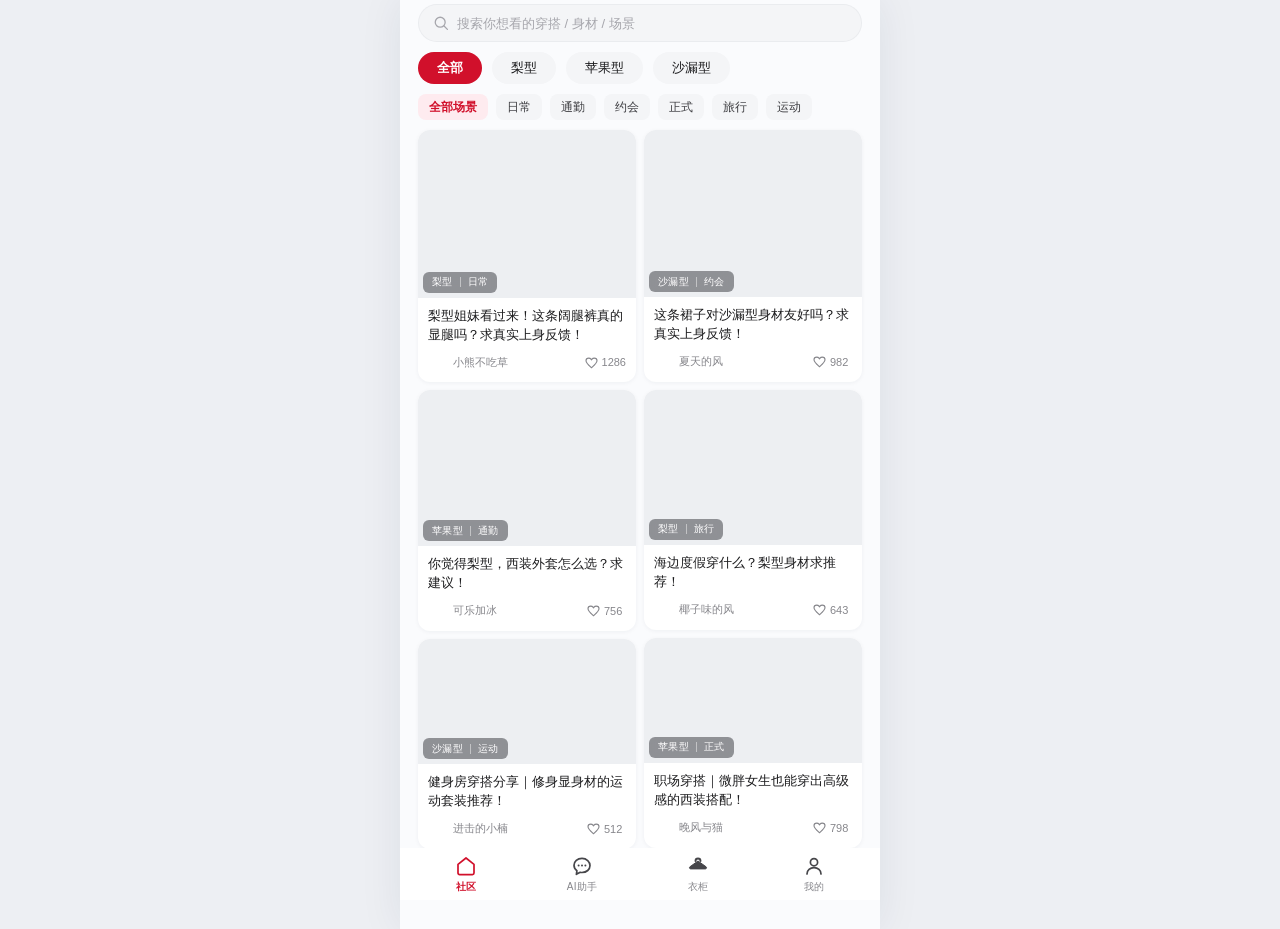
<file: index.html>
<!DOCTYPE html>
<html lang="zh-CN">
<head>
  <meta charset="UTF-8">
  <meta name="viewport" content="width=device-width, initial-scale=1.0, maximum-scale=1.0, user-scalable=no, viewport-fit=cover">
  <meta name="theme-color" content="#F5F6F8">
  <meta name="format-detection" content="telephone=no,email=no,address=no">
  <meta name="apple-mobile-web-app-capable" content="yes">
  <meta name="apple-mobile-web-app-status-bar-style" content="default">
  <meta name="asset-version" content="2210">
  <title>衣境 · 智能穿搭</title>
  <link rel="stylesheet" href="css/style.css?v=2210">
  <link rel="stylesheet" href="css/force-graph.css?v=2210">
  <link rel="stylesheet" href="css/sheet.css?v=2210">
  <link rel="stylesheet" href="css/ai.css?v=2210">
  <link rel="stylesheet" href="css/wardrobe.css?v=2210">
  <link rel="stylesheet" href="css/profile.css?v=2210">
  <link rel="stylesheet" href="css/settings.css?v=2210">
  <style>
    /* ---------- SPA 框架层 ---------- */
    .page { display: none; }
    .page.is-active { display: block; }

    /* 切换过渡：浏览器支持 View Transitions 时由 API 接管，否则用 CSS 降级 */
    @media (prefers-reduced-motion: no-preference) {
      .page.is-entering { animation: pageIn 0.2s ease; }
      /* 只用透明度过渡：transform 会让页面内的 fixed 元素（如 AI 输入栏）
         在动画期间相对页面定位，造成跳动 */
      @keyframes pageIn {
        from { opacity: 0; }
        to   { opacity: 1; }
      }
      /* 跨页交叉淡入的时长与曲线（View Transitions） */
      ::view-transition-old(root),
      ::view-transition-new(root) {
        animation-duration: 0.22s;
        animation-timing-function: cubic-bezier(0.32, 0.72, 0, 1);
      }
    }
    @media (prefers-reduced-motion: reduce) {
      ::view-transition-old(root),
      ::view-transition-new(root) { animation: none; }
    }
  </style>
</head>
<body>
  <!-- 页面容器：各页面由路由按需注入 -->
  <div id="pageHost"></div>

  <!-- 底部导航（全站唯一实例） -->
  <nav class="tab-bar" id="tabBar" aria-label="底部导航">
    <button class="tab" data-route="community" aria-label="社区">
      <svg class="tab-ic" viewBox="0 0 24 24" width="24" height="24" aria-hidden="true">
        <path d="M4 10.4 12 4l8 6.4V19a1.6 1.6 0 0 1-1.6 1.6H5.6A1.6 1.6 0 0 1 4 19Z" fill="none" stroke="currentColor" stroke-width="1.7" stroke-linejoin="round"/>
      </svg>
      <span>社区</span>
    </button>
    <button class="tab" data-route="assistant" aria-label="AI助手">
      <svg class="tab-ic" viewBox="0 0 24 24" width="24" height="24" aria-hidden="true">
        <path d="M12 4.4c-4.6 0-8 3-8 6.9 0 2.2 1.1 4.1 2.9 5.4l-.5 3.6 3.8-2c.6.1 1.2.2 1.8.2 4.6 0 8-3 8-6.9s-3.4-7.2-8-7.2z" fill="none" stroke="currentColor" stroke-width="1.7" stroke-linejoin="round"/>
        <circle cx="8.6" cy="11.4" r="1" fill="currentColor"/>
        <circle cx="12" cy="11.4" r="1" fill="currentColor"/>
        <circle cx="15.4" cy="11.4" r="1" fill="currentColor"/>
      </svg>
      <span>AI助手</span>
    </button>
    <button class="tab" data-route="wardrobe" aria-label="衣柜">
      <svg class="tab-ic" viewBox="0 0 24 24" width="24" height="24" aria-hidden="true">
        <path d="M14.5 7a2.5 2.5 0 1 0-5 0" fill="none" stroke="currentColor" stroke-width="1.9" stroke-linecap="round"/>
        <path d="M12 7 3.9 12.8c-.9.7-.4 2.1.7 2.1h14.8c1.1 0 1.6-1.4.7-2.1z" fill="currentColor" stroke="currentColor" stroke-width="1" stroke-linejoin="round"/>
      </svg>
      <span>衣柜</span>
    </button>
    <button class="tab" data-route="profile" aria-label="我的">
      <svg class="tab-ic" viewBox="0 0 24 24" width="24" height="24" aria-hidden="true">
        <circle cx="12" cy="8.2" r="3.6" fill="none" stroke="currentColor" stroke-width="1.7"/>
        <path d="M5 20c0-3.8 3.1-6.3 7-6.3s7 2.5 7 6.3" fill="none" stroke="currentColor" stroke-width="1.7" stroke-linecap="round"/>
      </svg>
      <span>我的</span>
    </button>
  </nav>

  <div class="toast" id="toast" role="status" aria-live="polite"></div>

  <!-- 启动骨架 -->
  <div class="page-boot" id="pageBoot" aria-hidden="true">
    <div class="page-boot-dot"></div>
  </div>

  <script src="js/common.js?v=2210"></script>
  <script src="js/api/client.js?v=2210"></script>
  <script src="js/ui-sheet.js?v=2210"></script>
  <script src="js/force-graph.js?v=2210"></script>
  <script src="js/router.js?v=2210"></script>
</body>
</html>
</file>
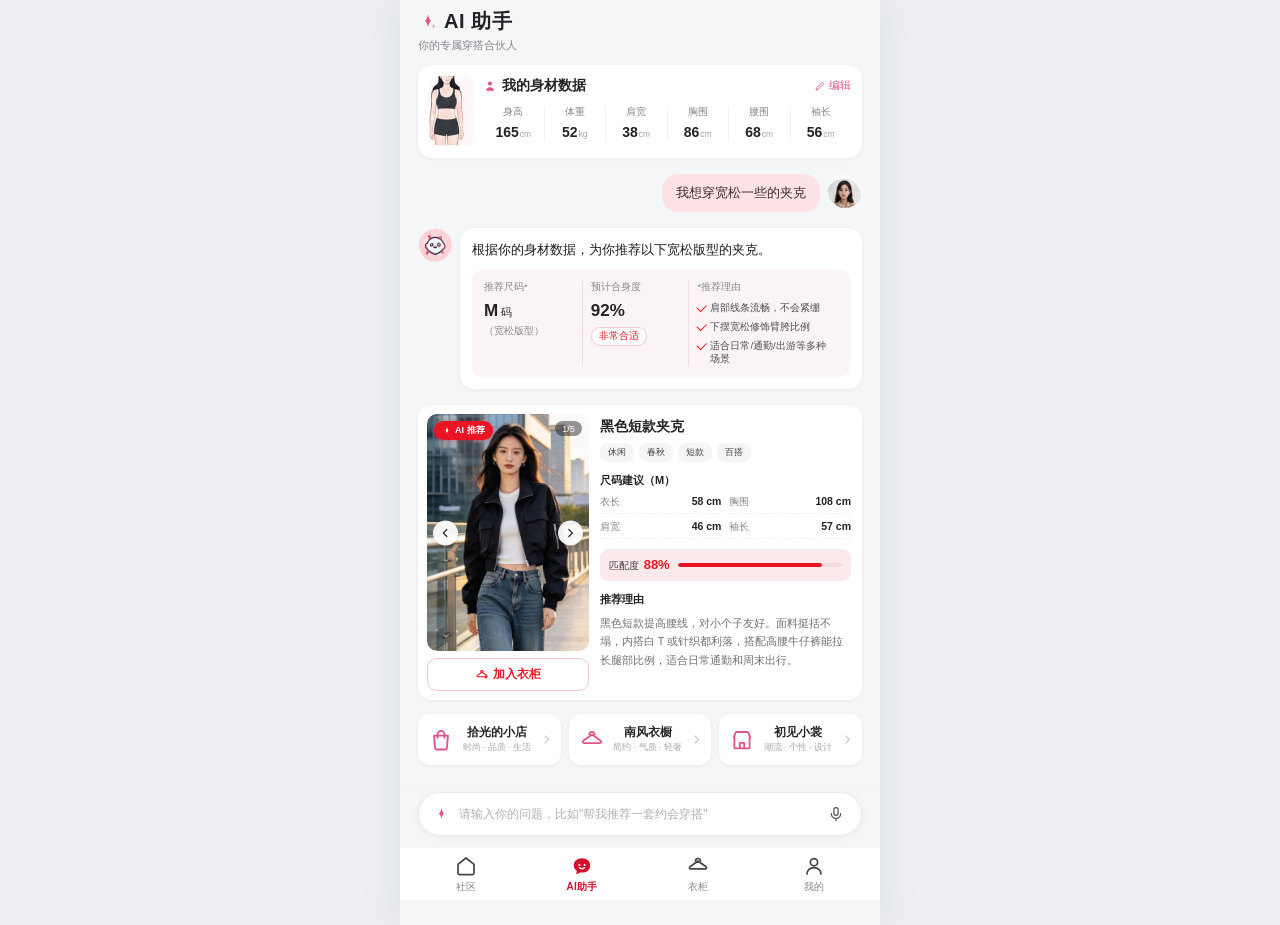
<file: ai.html>
<!DOCTYPE html>
<html lang="zh-CN">
<head>
  <meta charset="UTF-8">
  <meta name="viewport" content="width=device-width, initial-scale=1.0, viewport-fit=cover">
  <meta name="theme-color" content="#F5F6F8">
  <title>AI 助手</title>
  <link rel="stylesheet" href="css/style.css?v=2210">
  <link rel="stylesheet" href="css/sheet.css?v=2210">
  <link rel="stylesheet" href="css/ai.css?v=2210">
</head>
<body>
  <div class="app ai2-app">

    <!-- 页头 -->
    <header class="ai2-header">
      <div class="ai2-titles">
        <h1>
          <svg class="spark" viewBox="0 0 24 24" width="20" height="20" aria-hidden="true">
            <path d="M12 2.6c.5 3.8 1.8 6.4 3.6 8-1.8 1.6-3.1 4.2-3.6 8-.5-3.8-1.8-6.4-3.6-8 1.8-1.6 3.1-4.2 3.6-8z" fill="#E05585"/>
            <path d="M18.8 13.2c.3 1.9.9 3.2 1.8 4-1 .8-1.5 2.1-1.8 4-.3-1.9-.9-3.2-1.8-4 1-.8 1.5-2.1 1.8-4z" fill="#F2A3BC"/>
          </svg>
          AI 助手
        </h1>
        <p>你的专属穿搭合伙人</p>
      </div>
    </header>

    <main class="ai2-main" id="ai2Main">

      <!-- 我的身材数据 -->
      <section class="body-card">
        <div class="body-left">
          <img class="body-img" src="images/body-silhouette.png" alt="身材剪影">
        </div>
        <div class="body-right">
          <div class="body-head">
            <h2>
              <svg viewBox="0 0 24 24" width="14" height="14" aria-hidden="true">
                <circle cx="12" cy="7.6" r="3.4" fill="#E05585"/>
                <path d="M5.4 20c0-3.6 3-6 6.6-6s6.6 2.4 6.6 6z" fill="#E05585"/>
              </svg>
              我的身材数据
            </h2>
            <button class="edit-btn" id="btnEditBody">
              <svg viewBox="0 0 24 24" width="12" height="12"><path d="M4 20l.9-3.8L15.6 5.5a1.6 1.6 0 0 1 2.3 0l.6.6a1.6 1.6 0 0 1 0 2.3L7.8 19.1z" fill="none" stroke="currentColor" stroke-width="1.8" stroke-linejoin="round"/></svg>
              编辑
            </button>
          </div>
          <div class="body-metrics">
            <div class="metric"><span class="m-label">身高</span><p><b>165</b><i>cm</i></p></div>
            <div class="metric"><span class="m-label">体重</span><p><b>52</b><i>kg</i></p></div>
            <div class="metric"><span class="m-label">肩宽</span><p><b>38</b><i>cm</i></p></div>
            <div class="metric"><span class="m-label">胸围</span><p><b>86</b><i>cm</i></p></div>
            <div class="metric"><span class="m-label">腰围</span><p><b>68</b><i>cm</i></p></div>
            <div class="metric"><span class="m-label">袖长</span><p><b>56</b><i>cm</i></p></div>
          </div>
        </div>
      </section>

      <!-- 对话与推荐结果（新消息插入此容器末尾） -->
      <div id="ai2Msgs" class="ai2-msgs">

        <div class="msg-row row-user">
          <div class="bubble-user2">我想穿宽松一些的夹克</div>
          <img class="msg-av" src="images/user-avatar.jpg" alt="用户头像">
        </div>

        <div class="msg-row row-ai">
          <img class="msg-av" src="images/ai-avatar-2.jpg" alt="AI 头像">
          <div class="ai-reply">
            <p class="reply-text">根据你的身材数据，为你推荐以下宽松版型的夹克。</p>
            <div class="size-strip">
              <div class="ss-col">
                <span class="ss-label">推荐尺码*</span>
                <p class="ss-value"><b>M</b> 码</p>
                <span class="ss-sub">（宽松版型）</span>
              </div>
              <div class="ss-col">
                <span class="ss-label">预计合身度</span>
                <p class="ss-value"><b>92%</b></p>
                <span class="ss-badge">非常合适</span>
              </div>
              <div class="ss-col ss-col-reasons">
                <span class="ss-label">*推荐理由</span>
                <ul class="ss-reasons">
                  <li>肩部线条流畅，不会紧绷</li>
                  <li>下摆宽松修饰臂胯比例</li>
                  <li>适合日常/通勤/出游等多种场景</li>
                </ul>
              </div>
            </div>
          </div>
        </div>

        <!-- 推荐商品 -->
        <section class="product-card">
          <div class="p-gallery">
            <span class="p-flag">
              <svg viewBox="0 0 24 24" width="10" height="10" aria-hidden="true"><path d="M12 2.6c.5 3.8 1.8 6.4 3.6 8-1.8 1.6-3.1 4.2-3.6 8-.5-3.8-1.8-6.4-3.6-8 1.8-1.6 3.1-4.2 3.6-8z" fill="#fff"/></svg>
              AI 推荐
            </span>
            <span class="p-count" id="pCount">1/5</span>
            <img id="pImage" src="images/jack-1.jpg" alt="宽松拼色翻领夹克">
            <button class="p-nav p-prev" id="pPrev" aria-label="上一张">
              <svg viewBox="0 0 24 24" width="13" height="13"><path d="M14.5 5.5 8 12l6.5 6.5" fill="none" stroke="currentColor" stroke-width="2.2" stroke-linecap="round" stroke-linejoin="round"/></svg>
            </button>
            <button class="p-nav p-next" id="pNext" aria-label="下一张">
              <svg viewBox="0 0 24 24" width="13" height="13"><path d="m9 5.5 6.5 6.5L9 18.5" fill="none" stroke="currentColor" stroke-width="2.2" stroke-linecap="round" stroke-linejoin="round"/></svg>
            </button>
            <!-- 加入衣柜：位于轮播图正下方 -->
            <button class="add-closet-btn" id="btnAddCloset">
              <svg viewBox="0 0 24 24" width="14" height="14" aria-hidden="true">
                <path d="M14.5 7a2.5 2.5 0 1 0-5 0" fill="none" stroke="currentColor" stroke-width="1.8" stroke-linecap="round"/>
                <path d="M12 7 3.9 12.8c-.9.7-.4 2.1.7 2.1h14.8c1.1 0 1.6-1.4.7-2.1z" fill="none" stroke="currentColor" stroke-width="1.8" stroke-linejoin="round"/>
                <path d="M19 13.5v4M17 15.5h4" stroke="currentColor" stroke-width="1.8" stroke-linecap="round"/>
              </svg>
              加入衣柜
            </button>
          </div>
          <div class="p-detail">
            <h2 class="p-title" id="pTitle">宽松拼色翻领夹克</h2>
            <div class="p-chips" id="pChips">
              <span>休闲</span><span>春秋</span><span>宽松版型</span><span>百搭</span>
            </div>
            <h3 class="p-sub" id="pSizeTitle">尺码建议（M）</h3>
            <div class="p-size-table" id="pSizeTable">
              <p><span>衣长</span><b>66 cm</b></p>
              <p><span>胸围</span><b>118 cm</b></p>
              <p><span>肩宽</span><b>52 cm</b></p>
              <p><span>袖长</span><b>55 cm</b></p>
            </div>
            <div class="p-match" id="pMatch">
              <span class="pm-label">匹配度 <b id="pMatchNum">92%</b></span>
              <span class="pm-bar"><i id="pMatchBar" style="width:92%"></i></span>
            </div>
            <h3 class="p-sub">推荐理由</h3>
            <p class="p-reason" id="pReason">宽松落肩版型，能够很好地修饰肩部线条，同时对梨型身材友好，整体上身显瘦显气质，适合日常通勤和休闲场景。</p>
          </div>
        </section>
      </div>

      <!-- 推荐店铺（随商品切换） -->
      <section class="store-row" id="storeRow"></section>

      <div class="ai2-bottom-space"></div>
    </main>
  
  <div class="ai2-dock">
      <div class="ask2-bar">
        <svg class="ask2-star" viewBox="0 0 24 24" width="17" height="17" aria-hidden="true">
          <path d="M12 2.6c.5 3.8 1.8 6.4 3.6 8-1.8 1.6-3.1 4.2-3.6 8-.5-3.8-1.8-6.4-3.6-8 1.8-1.6 3.1-4.2 3.6-8z" fill="#E05585"/>
        </svg>
        <input id="ask2Input" type="text" placeholder='请输入你的问题，比如"帮我推荐一套约会穿搭"'
               autocomplete="off" enterkeyhint="send" aria-label="向 AI 助手提问">
        <button class="ask2-mic" id="ask2Mic" aria-label="语音输入">
          <svg viewBox="0 0 24 24" width="18" height="18">
            <rect x="9.2" y="3.4" width="5.6" height="10.4" rx="2.8" fill="none" stroke="currentColor" stroke-width="1.7"/>
            <path d="M5.8 11.6a6.2 6.2 0 0 0 12.4 0M12 17.8v3" fill="none" stroke="currentColor" stroke-width="1.7" stroke-linecap="round"/>
          </svg>
        </button>
      </div>
    </div>
</div>

  <!-- 输入栏（固定） -->

  <!-- 底部导航 -->
  <nav class="tab-bar" id="tabBar" aria-label="底部导航">
    <button class="tab" data-tab="社区">
      <svg class="tab-ic" viewBox="0 0 24 24" width="24" height="24" aria-hidden="true">
        <path d="M4 10.4 12 4l8 6.4V19a1.6 1.6 0 0 1-1.6 1.6H5.6A1.6 1.6 0 0 1 4 19Z" fill="none" stroke="currentColor" stroke-width="1.7" stroke-linejoin="round"/>
      </svg>
      <span>社区</span>
    </button>
    <button class="tab is-active" data-tab="AI助手">
      <svg class="tab-ic" viewBox="0 0 24 24" width="24" height="24" aria-hidden="true">
        <path d="M12 4.2c-4.7 0-8.2 3-8.2 7 0 2.3 1.2 4.3 3 5.6l-.5 3.7 3.9-2.1c.6.1 1.2.2 1.8.2 4.7 0 8.2-3.1 8.2-7.2s-3.5-7.2-8.2-7.2z" fill="currentColor"/>
        <circle cx="9.4" cy="11" r="1.05" fill="#fff"/>
        <circle cx="14.6" cy="11" r="1.05" fill="#fff"/>
        <path d="M9.6 13.7c1.4 1.2 3.4 1.2 4.8 0" fill="none" stroke="#fff" stroke-width="1.4" stroke-linecap="round"/>
      </svg>
      <span>AI助手</span>
    </button>
    <button class="tab" data-tab="衣柜">
      <svg class="tab-ic" viewBox="0 0 24 24" width="24" height="24" aria-hidden="true">
        <path d="M14.5 7a2.5 2.5 0 1 0-5 0" fill="none" stroke="currentColor" stroke-width="1.7" stroke-linecap="round"/>
        <path d="M12 7 3.9 12.8c-.9.7-.4 2.1.7 2.1h14.8c1.1 0 1.6-1.4.7-2.1z" fill="none" stroke="currentColor" stroke-width="1.7" stroke-linejoin="round"/>
      </svg>
      <span>衣柜</span>
    </button>
    <button class="tab" data-tab="我的">
      <svg class="tab-ic" viewBox="0 0 24 24" width="24" height="24" aria-hidden="true">
        <circle cx="12" cy="8.2" r="3.6" fill="none" stroke="currentColor" stroke-width="1.7"/>
        <path d="M5 20c0-3.8 3.1-6.3 7-6.3s7 2.5 7 6.3" fill="none" stroke="currentColor" stroke-width="1.7" stroke-linecap="round"/>
      </svg>
      <span>我的</span>
    </button>
  </nav>

  <div class="toast" id="toast" role="status" aria-live="polite"></div>

  <script src="js/common.js?v=2210"></script>
  <script src="js/api/client.js?v=2210"></script>
  <script src="js/ui-sheet.js?v=2210"></script>
  <script src="js/ai.js?v=2210"></script>
</body>
</html>
</file>
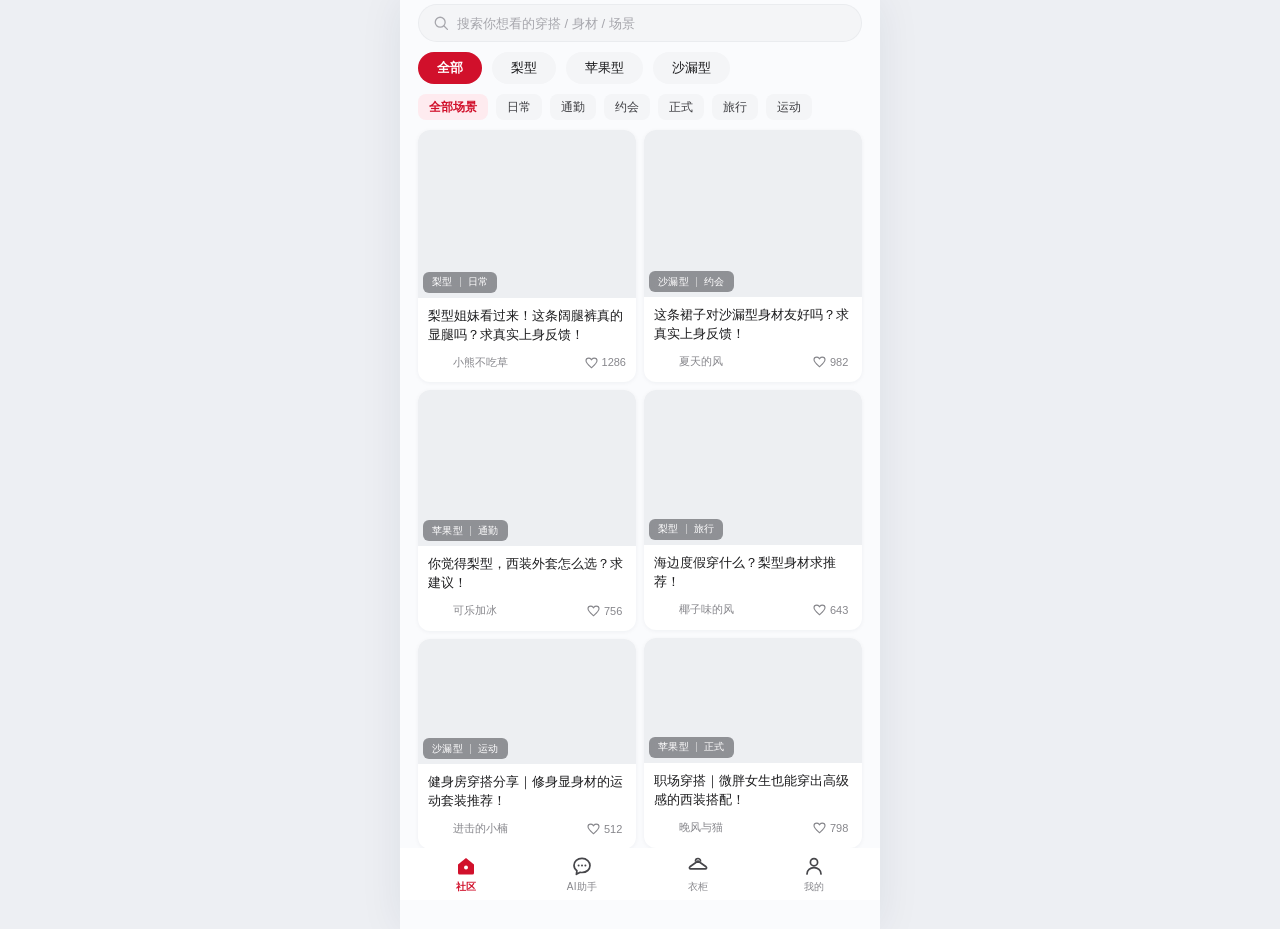
<file: community.html>
<!DOCTYPE html>
<html lang="zh-CN">
<head>
  <meta charset="UTF-8">
  <meta name="viewport" content="width=device-width, initial-scale=1.0, viewport-fit=cover">
  <meta name="theme-color" content="#FAFBFD">
  <title>时尚穿搭社区</title>
  <link rel="stylesheet" href="css/style.css?v=2210">
</head>
<body>
  <div class="app">

    <!-- 顶部吸底区：状态栏 + 搜索栏 -->
    <div class="top-sticky" id="topSticky">

      <!-- 搜索栏 -->
      <div class="search-row">
        <label class="search-box">
          <svg class="search-ic" viewBox="0 0 20 20" width="16" height="16" aria-hidden="true">
            <circle cx="9" cy="9" r="6.2" fill="none" stroke="currentColor" stroke-width="1.6"/>
            <path d="M13.8 13.8 18 18" stroke="currentColor" stroke-width="1.6" stroke-linecap="round"/>
          </svg>
          <input id="searchInput" type="search" placeholder="搜索你想看的穿搭 / 身材 / 场景"
                 autocomplete="off" enterkeyhint="search" aria-label="搜索穿搭内容">
        </label>
      </div>
    </div>

    <!-- 身材筛选（数据来自 API 层） -->
    <nav class="pill-row" id="pillRow" aria-label="按身材筛选"></nav>

    <!-- 场景筛选（数据来自 API 层） -->
    <nav class="scene-row" id="sceneRow" aria-label="按场景筛选"></nav>

    <!-- 内容双列流 -->
    <main class="feed">
      <div class="feed-col" id="colLeft"></div>
      <div class="feed-col" id="colRight"></div>
    </main>

    <!-- 空状态 -->
    <div class="empty" id="emptyState" hidden>
      <svg viewBox="0 0 64 64" width="56" height="56" aria-hidden="true">
        <circle cx="28" cy="28" r="16" fill="none" stroke="#D8DAE0" stroke-width="3"/>
        <path d="M40 40 52 52" stroke="#D8DAE0" stroke-width="3" stroke-linecap="round"/>
        <path d="M22 28h12M28 22v12" stroke="#D8DAE0" stroke-width="3" stroke-linecap="round"/>
      </svg>
      <p class="empty-title">没有找到相关内容</p>
      <p class="empty-sub">换个筛选条件或关键词试试</p>
    </div>
  </div>

  <!-- 底部导航 -->
  <nav class="tab-bar" id="tabBar" aria-label="底部导航">
    <button class="tab is-active" data-tab="社区">
      <svg class="tab-ic" viewBox="0 0 24 24" width="24" height="24" aria-hidden="true">
        <path d="M4 10.4 12 4l8 6.4V19a1.6 1.6 0 0 1-1.6 1.6H5.6A1.6 1.6 0 0 1 4 19Z" fill="currentColor"/>
        <circle cx="12" cy="13.6" r="2" fill="#fff"/>
      </svg>
      <span>社区</span>
    </button>
    <button class="tab" data-tab="AI助手">
      <svg class="tab-ic" viewBox="0 0 24 24" width="24" height="24" aria-hidden="true">
        <path d="M12 4.4c-4.6 0-8 3-8 6.9 0 2.2 1.1 4.1 2.9 5.4l-.5 3.6 3.8-2c.6.1 1.2.2 1.8.2 4.6 0 8-3 8-6.9s-3.4-7.2-8-7.2z"
              fill="none" stroke="currentColor" stroke-width="1.7" stroke-linejoin="round"/>
        <circle cx="8.6" cy="11.4" r="1" fill="currentColor"/>
        <circle cx="12" cy="11.4" r="1" fill="currentColor"/>
        <circle cx="15.4" cy="11.4" r="1" fill="currentColor"/>
      </svg>
      <span>AI助手</span>
    </button>
    <button class="tab" data-tab="衣柜">
      <svg class="tab-ic" viewBox="0 0 24 24" width="24" height="24" aria-hidden="true">
        <path d="M14.5 7a2.5 2.5 0 1 0-5 0" fill="none" stroke="currentColor" stroke-width="1.7" stroke-linecap="round"/>
        <path d="M12 7 3.9 12.8c-.9.7-.4 2.1.7 2.1h14.8c1.1 0 1.6-1.4.7-2.1z"
              fill="none" stroke="currentColor" stroke-width="1.7" stroke-linejoin="round"/>
      </svg>
      <span>衣柜</span>
    </button>
    <button class="tab" data-tab="我的">
      <svg class="tab-ic" viewBox="0 0 24 24" width="24" height="24" aria-hidden="true">
        <circle cx="12" cy="8.2" r="3.6" fill="none" stroke="currentColor" stroke-width="1.7"/>
        <path d="M5 20c0-3.8 3.1-6.3 7-6.3s7 2.5 7 6.3" fill="none" stroke="currentColor" stroke-width="1.7" stroke-linecap="round"/>
      </svg>
      <span>我的</span>
    </button>
  </nav>

  <div class="toast" id="toast" role="status" aria-live="polite"></div>

  <script src="js/common.js?v=2210"></script>
  <script src="js/api/client.js?v=2210"></script>
  <script src="js/main.js?v=2210"></script>
</body>
</html>
</file>
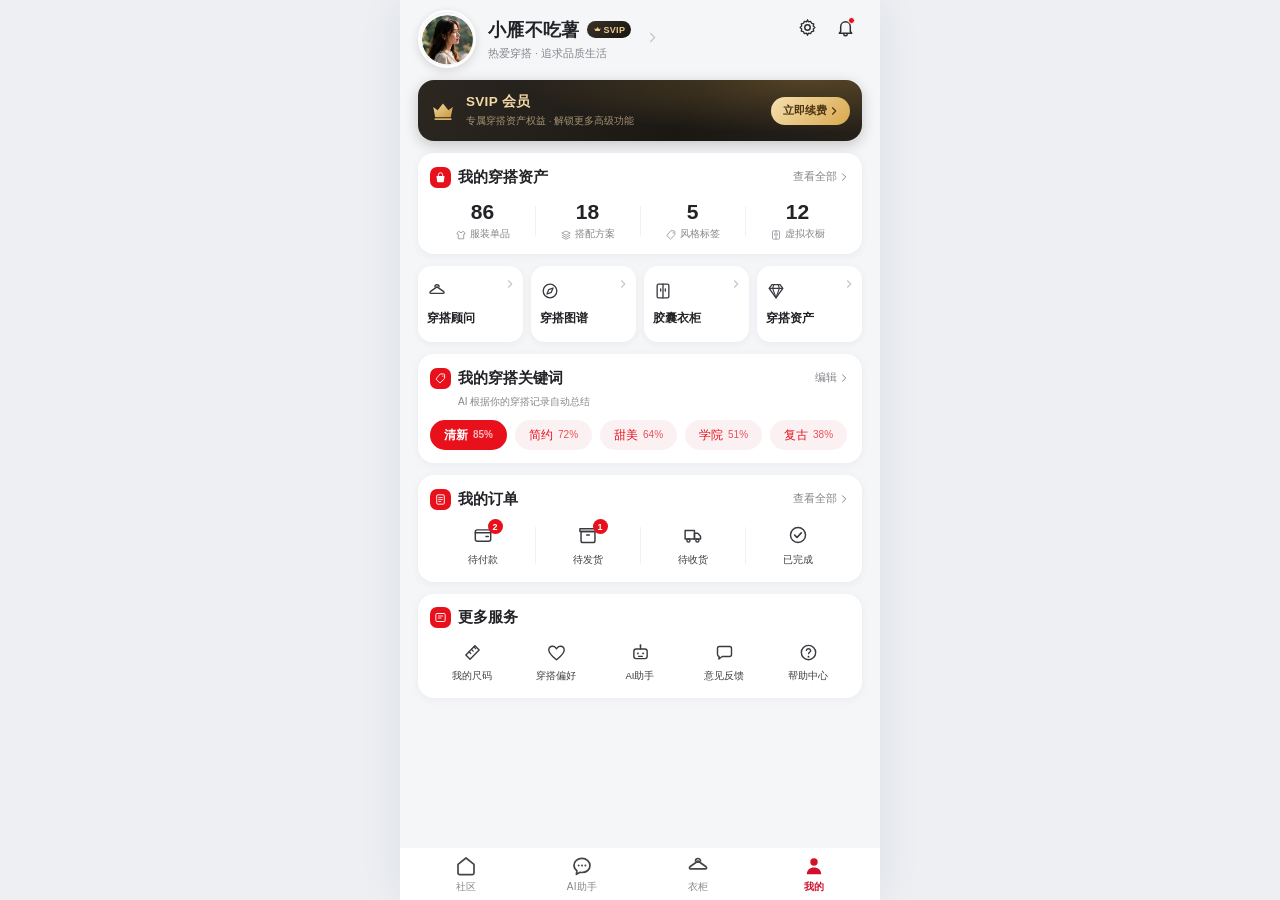
<file: profile.html>
<!DOCTYPE html>
<html lang="zh-CN" data-page-node-id="7RgybPfxGj2fQmwWlvBYz9" style=""><head data-page-node-id="bFxdTFGOm9p9SFYZn0jAjB">
  <meta charset="UTF-8" data-page-node-id="3fEUIuAZmKnDgc1PW8eNB2">
  <meta name="viewport" content="width=device-width, initial-scale=1.0, viewport-fit=cover" data-page-node-id="RoD18dvi20zMKUPlhUViUM">
  <meta name="theme-color" content="#F5F6F8" data-page-node-id="xpTR9baAkzkpGCy4l6pVXw">
  <title data-page-node-id="EeGbyltJ9ITB3a4QEFbqss">我的</title>
  <link rel="stylesheet" href="css/style.css?v=2210" data-page-node-id="aYdM5xC8fuKMf2zE8oTWNK">
  <link rel="stylesheet" href="css/profile.css?v=2210" data-page-node-id="uYvQvG8NpLlxJpro8tPyIl">
<style id="__dm_no_drag_style__">* { -webkit-user-drag: none !important; }</style><style id="__dm_bindable_badge_style__">[data-sp-bindable="database"]{outline:1px dashed #0088ff;outline-offset:2px;border-radius:4px;}[data-sp-bindable="database"] *{pointer-events:none !important;transition:none !important;animation:none !important;}[data-sp-bindable="database"]{transition:none !important;animation:none !important;}</style></head>
<body data-page-node-id="GdCqceFgHHmNiuu83v3Hk0" style="">
  <div class="app pc-app" data-page-node-id="7DToBnHL5n7KtQwhQwzklE">

    <!-- 头部：用户信息 + 工具 -->
    <header class="pc-header" data-page-node-id="5omIeZybSk56FTxsJPkTf5">
      <div class="pc-user" data-page-node-id="1pHP3RReHRei3xliRpNSUo">
        <img class="pc-avatar" id="pcAvatar" src="images/pc-avatar.jpg" alt="头像" data-page-node-id="UxTDhBTZZE1Ey9dMuzL9F3">
        <div class="pc-user-info" data-page-node-id="szbNuEb9dogiHSAMoCOz5Y">
          <div class="pc-name-row" data-page-node-id="znidt4mV0KF9YdRDF0jF7h">
            <h1 id="pcName" data-page-node-id="EXEE6IIAPM0gVyMAibFw0j">小雁不吃薯</h1>
            <span class="pc-level" data-page-node-id="xpo27WNqCY2uYZr7nlBPgE">
              <svg viewBox="0 0 24 24" width="9" height="9" aria-hidden="true" data-page-node-id="NTFU1tu9OrPxudmF6DjwPz">
                <path d="M3.5 8.5 6 16h12l2.5-7.5-4.3 2.6L12 5.5 7.8 11.1z" fill="currentColor" data-page-node-id="47lYdq1tpNwsC1ZetdDPew"></path>
              </svg>
              <span id="pcLevel" data-page-node-id="bOKdTuFHIgimJCVQToiujz">SVIP</span>
            </span>
          </div>
          <p class="pc-bio" id="pcBio" data-page-node-id="iVATPN7RICqQKg9MDBfeRR">热爱穿搭 · 追求品质生活</p>
        </div>
        <button class="pc-user-arrow" data-toast="个人资料为演示入口" aria-label="个人资料" data-page-node-id="1FfswppE4TyK5ovg2JraAE" data-toast-bound="1">
          <svg viewBox="0 0 24 24" width="15" height="15" data-page-node-id="mmhuycmEdlNqsYCVx3LrBM"><path d="m9 5.5 6.5 6.5L9 18.5" fill="none" stroke="currentColor" stroke-width="2" stroke-linecap="round" stroke-linejoin="round" data-page-node-id="Fa1PoL8dDUlhXPFj3KGopf"></path></svg>
        </button>
      </div>
      <div class="pc-tools" data-page-node-id="OADB5nJb6OMoIaT2yJd3ei">
        <button class="pc-tool" id="btnSettings" aria-label="设置" data-page-node-id="XTvGe7DYDX3B6LBfEcHUvD">
          <svg viewBox="0 0 24 24" width="21" height="21" data-page-node-id="JqBmtTqkH7NtFoqQAk3846">
            <circle cx="12" cy="12" r="3.1" fill="none" stroke="currentColor" stroke-width="1.7" data-page-node-id="PabL8nd0AkLCUHW4wJ0K2P"></circle>
            <path d="M12 3.2l1 2.3 2.5-.5 1.2 2.2 2.4.7-.5 2.5 1.8 1.6-1.8 1.6.5 2.5-2.4.7-1.2 2.2-2.5-.5-1 2.3-1-2.3-2.5.5-1.2-2.2-2.4-.7.5-2.5-1.8-1.6 1.8-1.6-.5-2.5 2.4-.7 1.2-2.2 2.5.5z" fill="none" stroke="currentColor" stroke-width="1.5" stroke-linejoin="round" data-page-node-id="d1vQBPBETbQf7TPkxW5HiP"></path>
          </svg>
        </button>
        <button class="pc-tool pc-bell" id="btnBell" aria-label="通知" data-page-node-id="BxoUWlM1gb2xqf0RoV4LNx">
          <svg viewBox="0 0 24 24" width="21" height="21" data-page-node-id="cZjtw0T0jw03VzDVb4Wlao">
            <path d="M6.5 16.5V11a5.5 5.5 0 0 1 11 0v5.5l1.6 2H4.9z" fill="none" stroke="currentColor" stroke-width="1.7" stroke-linejoin="round" data-page-node-id="tVslodw0NPcGA7CmWMa6hA"></path>
            <path d="M10 20.2a2.2 2.2 0 0 0 4 0" fill="none" stroke="currentColor" stroke-width="1.7" stroke-linecap="round" data-page-node-id="M9PmGSPnnuIOd8GqjgLAvq"></path>
          </svg>
          <span class="pc-dot" aria-hidden="true" data-page-node-id="97nFyqUH52CfJFYafMeiiW"></span>
        </button>
      </div>
    </header>

    <main class="pc-main" data-page-node-id="gQCR5zfBTGWabGRW2yPwoN">

      <!-- SVIP 会员横幅 -->
      <section class="pc-svip" data-page-node-id="39DmWqZZ93cRIxseN20NGx">
        <svg class="pc-crown" viewBox="0 0 24 24" width="26" height="26" aria-hidden="true" data-page-node-id="pr1HXzNCk2gycx3mcuiZyv">
          <path d="M3 8.2l4 3 5-6.2 5 6.2 4-3-1.8 9.6H4.8z" fill="url(#crownGrad)" data-page-node-id="Da3jr78XgdO56iS0N0vIUJ"></path>
          <path d="M4.8 19.4h14.4" stroke="#D9B36A" stroke-width="1.6" stroke-linecap="round" data-page-node-id="EcpdVpV5z446p8iCirNDmL"></path>
          <defs data-page-node-id="OdoCSprJ5DHfUVemhyoDrj">
            <linearGradient id="crownGrad" x1="0" y1="0" x2="1" y2="1" data-page-node-id="ttDfVNyLfG20qr67AzgNuM">
              <stop offset="0" stop-color="#F4D79B" data-page-node-id="uNwEGeUZF8fCUshpGXgDmz"></stop>
              <stop offset="1" stop-color="#C9973F" data-page-node-id="OGES0DkzUzZyFfk1mz3LWn"></stop>
            </linearGradient>
          </defs>
        </svg>
        <div class="pc-svip-info" data-page-node-id="hhFdzyMVibUo0pjUgtTyS5">
          <p class="pc-svip-title" id="svipTitle" data-page-node-id="ooWIgyWWD2ftM2AXzgRwwD">SVIP 会员</p>
          <p class="pc-svip-desc" id="svipDesc" data-page-node-id="ZGbGH8dPq1HmlKmiNAzd71">专属穿搭资产权益 · 解锁更多高级功能</p>
        </div>
        <button class="pc-renew" data-toast="会员续费为演示入口" data-page-node-id="2OikoWX1ICG6XlcaqCpYAy" data-toast-bound="1">
          <span id="svipAction" data-page-node-id="pufTCeL9TxgpgdQjZwyiJI">立即续费</span>
          <svg viewBox="0 0 24 24" width="12" height="12" data-page-node-id="DIKbFuvmQIxZ4Qx81cTRRA"><path d="m9 5.5 6.5 6.5L9 18.5" fill="none" stroke="currentColor" stroke-width="2.2" stroke-linecap="round" stroke-linejoin="round" data-page-node-id="XuYFK3XfPxqIWAu6OzKl2z"></path></svg>
        </button>
      </section>

      <!-- 我的穿搭资产 -->
      <section class="pc-card" data-page-node-id="taDsC9E2Fp8RL7rT8FpdqX">
        <div class="pc-head" data-page-node-id="DnwxBpMrVmkPzJjz5QAj9t">
          <span class="pc-head-ic" data-page-node-id="LaWVWMujoPfdam4jelQuvv">
            <svg viewBox="0 0 24 24" width="13" height="13" aria-hidden="true" data-page-node-id="Dz3QS0UdwJhicstdi7RIRK">
              <path d="M4.6 9.4h14.8l-1.2 10a1.4 1.4 0 0 1-1.4 1.2H7.2a1.4 1.4 0 0 1-1.4-1.2z" fill="#fff" data-page-node-id="febFC4McfUiyFxw1WMz8lG"></path>
              <path d="M8 11.6V7.2a4 4 0 0 1 8 0v4.4" fill="none" stroke="#fff" stroke-width="1.7" stroke-linecap="round" data-page-node-id="GtP5qZNp5Q8igvHIFJwit1"></path>
            </svg>
          </span>
          <h2 data-page-node-id="0Juilym8N3n2myW1lfpfGT">我的穿搭资产</h2>
          <button class="pc-more" data-toast="资产列表为演示入口" data-page-node-id="bZPHj2uc6WyXf0G9kujKF6" data-toast-bound="1">查看全部
            <svg viewBox="0 0 24 24" width="12" height="12" data-page-node-id="B5ZH7Cv18Us37ESHewz01g"><path d="m9 5.5 6.5 6.5L9 18.5" fill="none" stroke="currentColor" stroke-width="2" stroke-linecap="round" stroke-linejoin="round" data-page-node-id="ryFzWqI4db5vbnlNmjuRjn"></path></svg>
          </button>
        </div>
        <div class="pc-stats" id="pcStats" data-page-node-id="NMLtnl5CQLiEEEVGzUUeQA">
    <div class="pc-stat" data-page-node-id="CLHtsBXO9O7nj8qWgM40Hi">
      <b data-page-node-id="tYU74IBx7vh9kDuMVImtDl">86</b>
      <span class="pc-stat-label" data-page-node-id="OQLrPfRHboKFDOujUEKhqh"><svg viewBox="0 0 24 24" width="12" height="12" aria-hidden="true" data-page-node-id="Bgu5D9DBY1zcZOCafDv86y"><path d="M8.6 4.6 5.2 6.3 3.7 10l2.9 1v8.6h10.8V11l2.9-1-1.5-3.7-3.4-1.7a3.5 3.5 0 0 1-6.8 0z" fill="none" stroke="currentColor" stroke-width="1.6" stroke-linejoin="round" data-page-node-id="dbM1VVBj8f3Jc66oPOJPic"></path></svg>服装单品</span>
    </div>
    <div class="pc-stat" data-page-node-id="dJ3Ugz2I5CSFVoBU9gFxAl">
      <b data-page-node-id="ZTsei2F0CiOcSfcgf1eSo2">18</b>
      <span class="pc-stat-label" data-page-node-id="MkAPrGPTgPvhPi7UM4KfuW"><svg viewBox="0 0 24 24" width="12" height="12" aria-hidden="true" data-page-node-id="RfJ2KZRQrlRnyySf81WGUM"><path d="M12 4 3.6 8.2 12 12.4l8.4-4.2z" fill="none" stroke="currentColor" stroke-width="1.6" stroke-linejoin="round" data-page-node-id="AiAU7llPGhfScjUI8NCjuy"></path><path d="m3.6 12.4 8.4 4.2 8.4-4.2M3.6 16.4l8.4 4.2 8.4-4.2" fill="none" stroke="currentColor" stroke-width="1.6" stroke-linejoin="round" data-page-node-id="jGGmQIPmAs3lBYpd93CS8S"></path></svg>搭配方案</span>
    </div>
    <div class="pc-stat" data-page-node-id="Veu4THM8x9bIUG26m7t8sq">
      <b data-page-node-id="38kFJju0iu62RPA9HIKKoB">5</b>
      <span class="pc-stat-label" data-page-node-id="qzYBWIIWxLT36tA6bCIPvi"><svg viewBox="0 0 24 24" width="12" height="12" aria-hidden="true" data-page-node-id="jQ6IA3RnANLDOrHDazar1K"><path d="M11.4 3.6h6.2a2 2 0 0 1 2 2v6.2L11 20.4 3.6 13z" fill="none" stroke="currentColor" stroke-width="1.6" stroke-linejoin="round" data-page-node-id="0y6T8z0nERkHlQwMcoTAcg"></path><circle cx="16.4" cy="7.6" r="1.3" fill="currentColor" data-page-node-id="tPWOmzZufbn5WGvXPS9OU3"></circle></svg>风格标签</span>
    </div>
    <div class="pc-stat" data-page-node-id="2EjACC7jioEYNm35BKnDq1">
      <b data-page-node-id="aGISYe0NUdpoVJ4Bf9XZBT">12</b>
      <span class="pc-stat-label" data-page-node-id="1CXrlGksb66UXv069dwJYa"><svg viewBox="0 0 24 24" width="12" height="12" aria-hidden="true" data-page-node-id="Fn2QngPSKV3KHHCUg6IZCM"><rect x="5" y="3.8" width="14" height="16.4" rx="1.6" fill="none" stroke="currentColor" stroke-width="1.6" data-page-node-id="EauLeFULAniOMd8zBmLRP7"></rect><path d="M12 3.8v16.4M9.2 9.6v2.4M14.8 9.6v2.4" stroke="currentColor" stroke-width="1.6" stroke-linecap="round" data-page-node-id="J9hm6BjGp63d8lhaV9rOq2"></path></svg>虚拟衣橱</span>
    </div></div>
      </section>

      <!-- 快捷入口 -->
      <section class="pc-shortcuts" id="pcShortcuts" data-page-node-id="JPfVBwloDEDZDkpBNrY5x2">
    <button class="pc-shortcut" data-shortcut="0" data-page-node-id="YOyd3EPClSTnX2bRpjsBHV">
      <svg viewBox="0 0 24 24" width="20" height="20" aria-hidden="true" data-page-node-id="Jjz3TrBFBHlkVzetsajC5I" style=""><path d="M14.5 7a2.5 2.5 0 1 0-5 0" fill="none" stroke="currentColor" stroke-width="1.6" stroke-linecap="round" data-page-node-id="w1p8KwmwPLck280fIMD8pr"></path><path d="M12 7 3.9 12.8c-.9.7-.4 2.1.7 2.1h14.8c1.1 0 1.6-1.4.7-2.1z" fill="none" stroke="currentColor" stroke-width="1.6" stroke-linejoin="round" data-page-node-id="EYJhPW0EtAekMgJ3di1Ehl"></path></svg>
      <svg class="pc-sc-arrow" viewBox="0 0 24 24" width="12" height="12" data-page-node-id="hDNSMZJiUx8UgE7oBCHdCU" style=""><path d="m9 5.5 6.5 6.5L9 18.5" fill="none" stroke="currentColor" stroke-width="2.2" stroke-linecap="round" stroke-linejoin="round" data-page-node-id="5dwergNd8adqbRuVXVGiLZ"></path></svg>
      <span class="pc-sc-name" data-page-node-id="iLXK6KmrC7h1iasT9CNRiW">穿搭顾问</span>
    </button>
    <button class="pc-shortcut" data-shortcut="1" data-page-node-id="lttui4BvAwa3ogmcHksp5C">
      <svg viewBox="0 0 24 24" width="20" height="20" aria-hidden="true" data-page-node-id="4l90RFGfdTMcgpaZ5Umfbo"><circle cx="12" cy="12" r="8.2" fill="none" stroke="currentColor" stroke-width="1.6" data-page-node-id="xIOCDE5DdqyvZWX3FTKdeJ"></circle><path d="m15.6 8.4-2 5.2-5.2 2 2-5.2z" fill="none" stroke="currentColor" stroke-width="1.5" stroke-linejoin="round" data-page-node-id="1gvvQMNY179DLAIGgAnkBQ"></path></svg>
      <svg class="pc-sc-arrow" viewBox="0 0 24 24" width="12" height="12" data-page-node-id="ogTTMW0biW0nZyUZtd0VQW"><path d="m9 5.5 6.5 6.5L9 18.5" fill="none" stroke="currentColor" stroke-width="2.2" stroke-linecap="round" stroke-linejoin="round" data-page-node-id="sBuu8lj65UANGI3sFyi5wA"></path></svg>
      <span class="pc-sc-name" data-page-node-id="uB5y5E5iBzwmClcoPvkccG">穿搭图谱</span>
    </button>
    <button class="pc-shortcut" data-shortcut="2" data-page-node-id="8x02DZothgeBS0Ayf66LWR">
      <svg viewBox="0 0 24 24" width="20" height="20" aria-hidden="true" data-page-node-id="2jXab0Glr2cucC37nRcL5Q"><rect x="5" y="3.8" width="14" height="16.4" rx="1.6" fill="none" stroke="currentColor" stroke-width="1.6" data-page-node-id="PdZyirXr2onyaQ2CRh5VP3"></rect><path d="M12 3.8v16.4M9.2 9.6v2.4M14.8 9.6v2.4" stroke="currentColor" stroke-width="1.6" stroke-linecap="round" data-page-node-id="XzbUzcQMqDALdmzazrfbVm"></path></svg>
      <svg class="pc-sc-arrow" viewBox="0 0 24 24" width="12" height="12" data-page-node-id="02rNv14cpcTFT5ZeGrl1vw"><path d="m9 5.5 6.5 6.5L9 18.5" fill="none" stroke="currentColor" stroke-width="2.2" stroke-linecap="round" stroke-linejoin="round" data-page-node-id="CoTK1nNUKQ6RVXA2uhWr3I"></path></svg>
      <span class="pc-sc-name" data-page-node-id="hTSj8jX8bPd0tvFkuaDGpy">胶囊衣柜</span>
    </button>
    <button class="pc-shortcut" data-shortcut="3" data-page-node-id="hSjHDWC1o2Vlm4iFLwS45K">
      <svg viewBox="0 0 24 24" width="20" height="20" aria-hidden="true" data-page-node-id="b9dp8NKHDnCqa5NPh5xZAv"><path d="M7.2 4.4h9.6l3.4 4.4L12 20.2 3.8 8.8z" fill="none" stroke="currentColor" stroke-width="1.6" stroke-linejoin="round" data-page-node-id="XEUBKcOe2OVGd40jFQrs7p"></path><path d="M3.8 8.8h16.4M9.4 4.4 8 8.8l4 11.4 4-11.4-1.4-4.4" fill="none" stroke="currentColor" stroke-width="1.4" stroke-linejoin="round" data-page-node-id="DAaDgYKG2VYD2TKqHSJKLb"></path></svg>
      <svg class="pc-sc-arrow" viewBox="0 0 24 24" width="12" height="12" data-page-node-id="YuCq4MbggC5tC5MhD6EfFh"><path d="m9 5.5 6.5 6.5L9 18.5" fill="none" stroke="currentColor" stroke-width="2.2" stroke-linecap="round" stroke-linejoin="round" data-page-node-id="olscJLdHKYYxSnZ2pLsQTp"></path></svg>
      <span class="pc-sc-name" data-page-node-id="NyVqzHte1dht9f77EOAjfa">穿搭资产</span>
    </button></section>

      <!-- 我的穿搭关键词 -->
      <section class="pc-card">
        <div class="pc-head">
          <span class="pc-head-ic">
            <svg viewBox="0 0 24 24" width="13" height="13" aria-hidden="true">
              <path d="M11.4 3.6h6.2a2 2 0 0 1 2 2v6.2L11 20.4 3.6 13z" fill="none" stroke="#fff" stroke-width="1.7" stroke-linejoin="round"/>
              <circle cx="16.4" cy="7.6" r="1.2" fill="#fff"/>
            </svg>
          </span>
          <h2>我的穿搭关键词</h2>
          <button class="pc-more" data-toast="关键词编辑为演示入口">编辑
            <svg viewBox="0 0 24 24" width="12" height="12"><path d="m9 5.5 6.5 6.5L9 18.5" fill="none" stroke="currentColor" stroke-width="2" stroke-linecap="round" stroke-linejoin="round"/></svg>
          </button>
        </div>
        <p class="pc-sub">AI 根据你的穿搭记录自动总结</p>
        <div class="pc-keywords" id="pcKeywords"></div>
      </section>

      <!-- 我的订单 -->
      <section class="pc-card" data-page-node-id="TtHsuupOCpUPJWRdGaHSZc">
        <div class="pc-head" data-page-node-id="TgFvEHvozCkJZtK7EOqx3k">
          <span class="pc-head-ic" data-page-node-id="VBXw2ekv5L8BxRgIYoFAJf">
            <svg viewBox="0 0 24 24" width="13" height="13" aria-hidden="true" data-page-node-id="jrNV5ndGEKBVRia8oCfFeY">
              <rect x="5" y="3.4" width="14" height="17.2" rx="2" fill="none" stroke="#fff" stroke-width="1.7" data-page-node-id="90hE21Uoh6UlNkCdJNIrWi"></rect>
              <path d="M8.6 8.4h6.8M8.6 12h6.8M8.6 15.6h4" stroke="#fff" stroke-width="1.6" stroke-linecap="round" data-page-node-id="xCW4hHWJDU8INx2SUEf1uh"></path>
            </svg>
          </span>
          <h2 data-page-node-id="lR9NvMMD0VHDLMzSCwDucv">我的订单</h2>
          <button class="pc-more" data-toast="订单列表为演示入口" data-page-node-id="CDTxgN2VtuswBj665DsdEp" data-toast-bound="1">查看全部
            <svg viewBox="0 0 24 24" width="12" height="12" data-page-node-id="eYrqdmRhaJbrK0HRind1S5"><path d="m9 5.5 6.5 6.5L9 18.5" fill="none" stroke="currentColor" stroke-width="2" stroke-linecap="round" stroke-linejoin="round" data-page-node-id="Abfhah4YeveHR3KnI1rZET"></path></svg>
          </button>
        </div>
        <div class="pc-orders" id="pcOrders" data-page-node-id="mlHNiyCBGrgMQHkbqOH5pc">
    <button class="pc-order" data-toast="待付款订单为演示入口" data-toast-bound="1" data-page-node-id="KITlQPG2nJbYq1SHCHykQo">
      <span class="pc-order-ic" data-page-node-id="SVoAnBXIx9ww509oHLPQSD">
        <svg viewBox="0 0 24 24" width="22" height="22" aria-hidden="true" data-page-node-id="ux168RqqCwpwnFD9kgipgz"><rect x="3.6" y="6.4" width="16.8" height="12.4" rx="2.2" fill="none" stroke="currentColor" stroke-width="1.6" data-page-node-id="SukmwvjTB401BibDvZRvOW"></rect><path d="M3.6 9.6h16.8M15.2 13.6h2.6" stroke="currentColor" stroke-width="1.6" stroke-linecap="round" data-page-node-id="iiHxoN1SDipVwXPCRvF2ge"></path></svg>
        <span class="pc-order-badge" data-page-node-id="9G3mDaPNs6N6XBuDjD4Rkv">2</span>
      </span>
      <span class="pc-order-label" data-page-node-id="5IHTBlAE77L7OY9jzkCkIJ">待付款</span>
    </button>
    <button class="pc-order" data-toast="待发货订单为演示入口" data-toast-bound="1" data-page-node-id="ELZVnruyV8eERxII23SF0F">
      <span class="pc-order-ic" data-page-node-id="G6xaYxma0s4idXDUPxBp1M">
        <svg viewBox="0 0 24 24" width="22" height="22" aria-hidden="true" data-page-node-id="ltQmOYAnnEjfFdhgPUDZ5Z"><path d="M4.4 8.2h15.2v10a2 2 0 0 1-2 2H6.4a2 2 0 0 1-2-2z" fill="none" stroke="currentColor" stroke-width="1.6" stroke-linejoin="round" data-page-node-id="AcWirMTzwhaDsBzxE2NmIB"></path><path d="M3.2 5.2h17.6v3H3.2zM10 12h4" fill="none" stroke="currentColor" stroke-width="1.6" stroke-linejoin="round" data-page-node-id="tQFfuQhu5qA7p66YpHJ3xB"></path></svg>
        <span class="pc-order-badge" data-page-node-id="Z5JBP7Ay4LGbhLFy2dNP65">1</span>
      </span>
      <span class="pc-order-label" data-page-node-id="tlts4SWPolYa1OTDZA8eMN">待发货</span>
    </button>
    <button class="pc-order" data-toast="待收货订单为演示入口" data-toast-bound="1" data-page-node-id="sTbfCmcgaJPfePp9tMCg5L">
      <span class="pc-order-ic" data-page-node-id="erk7iHDSzsGUTiiZLYkTYp">
        <svg viewBox="0 0 24 24" width="22" height="22" aria-hidden="true" data-page-node-id="1rTTJTH9QKGxujECSSYPAd"><path d="M3.4 7h10.2v9.4H3.4z" fill="none" stroke="currentColor" stroke-width="1.6" stroke-linejoin="round" data-page-node-id="bE5hObnretOkz6j6zmpTgI"></path><path d="M13.6 10.2h3.6l3 3.2v3H13.6z" fill="none" stroke="currentColor" stroke-width="1.6" stroke-linejoin="round" data-page-node-id="tFXU3GaOpl01oa55dJ2BOv"></path><circle cx="7" cy="18" r="1.7" fill="none" stroke="currentColor" stroke-width="1.5" data-page-node-id="Hd3OzSngZ6XAofjdlh9Nyv"></circle><circle cx="16.8" cy="18" r="1.7" fill="none" stroke="currentColor" stroke-width="1.5" data-page-node-id="Ls2lAwJC3vfwG1RBi8hwcc"></circle></svg>
        
      </span>
      <span class="pc-order-label" data-page-node-id="JZHioolLc5UZ06iTKf0QaM">待收货</span>
    </button>
    <button class="pc-order" data-toast="已完成订单为演示入口" data-toast-bound="1" data-page-node-id="4SeXYooXeRtD3fwMMAGuaQ">
      <span class="pc-order-ic" data-page-node-id="TJBBvKIeyNMslIpV5DJ8gR">
        <svg viewBox="0 0 24 24" width="22" height="22" aria-hidden="true" data-page-node-id="nL0KULmaGmZA1Ryk3dwvV2"><circle cx="12" cy="12" r="8.2" fill="none" stroke="currentColor" stroke-width="1.6" data-page-node-id="BUtGFtrgAt16FNolZHoeTV"></circle><path d="m8.4 12.2 2.5 2.5 4.7-5" fill="none" stroke="currentColor" stroke-width="1.8" stroke-linecap="round" stroke-linejoin="round" data-page-node-id="QEp0ebaqj0XHrbY0MIIPy0"></path></svg>
        
      </span>
      <span class="pc-order-label" data-page-node-id="sUbSQBIy9IzWLrsAOhhmKD">已完成</span>
    </button></div>
      </section>

      <!-- 更多服务 -->
      <section class="pc-card" data-page-node-id="SIr97onQDTxFfe1BlIo9jI">
        <div class="pc-head" data-page-node-id="M17oCHnYTQtBPotjFFYxK5">
          <span class="pc-head-ic" data-page-node-id="8ruGiRJlNEfeHKfd9tzxpd">
            <svg viewBox="0 0 24 24" width="13" height="13" aria-hidden="true" data-page-node-id="ccSmdT63tCnmwXscmZsuSj">
              <rect x="3.4" y="4.6" width="17.2" height="14.8" rx="2" fill="none" stroke="#fff" stroke-width="1.7" data-page-node-id="zUDxJ9KvACcWVKUYaQwVIZ"></rect>
              <path d="M8 9.2h8M8 13h5" stroke="#fff" stroke-width="1.6" stroke-linecap="round" data-page-node-id="AKVCGSvR2NlvE4DT6AyH9G"></path>
            </svg>
          </span>
          <h2 data-page-node-id="xPohRCWQUSUOtQPzrhVVcs">更多服务</h2>
        </div>
        <div class="pc-services" id="pcServices" data-page-node-id="BWtlnd1oh3Mxfgr5EedlHl">
    <button class="pc-service" data-service="0" data-page-node-id="onu1AWOqToQU66qFuBOHKK">
      <svg viewBox="0 0 24 24" width="21" height="21" aria-hidden="true" data-page-node-id="uvXr2qyTnFJC5ptqY6lPGP"><path d="M4.4 14.8 14.8 4.4l4.8 4.8L9.2 19.6z" fill="none" stroke="currentColor" stroke-width="1.6" stroke-linejoin="round" data-page-node-id="fh29FjALVBx9cKAe0h1P6c"></path><path d="m8 11.2 2 2M10.8 8.4l2 2M13.6 5.6l2 2" stroke="currentColor" stroke-width="1.5" stroke-linecap="round" data-page-node-id="3gBjy8ivU4aeWUaD0xp2vn"></path></svg>
      <span data-page-node-id="B1HCRn5E3DK0j1lCEcA2FK">我的尺码</span>
    </button>
    <button class="pc-service" data-service="1" data-page-node-id="IlMoB1pyJl84drfWOm2ksW">
      <svg viewBox="0 0 24 24" width="21" height="21" aria-hidden="true" data-page-node-id="HTBfgdXGpvzV5fN0aBsMMg"><path d="M12 20.4 10.9 19.4C6 15.1 3.2 12.5 3.2 9.3c0-2.5 1.9-4.4 4.4-4.4 1.4 0 2.8.7 3.6 1.8l.8 1.1.8-1.1c.8-1.1 2.2-1.8 3.6-1.8 2.5 0 4.4 1.9 4.4 4.4 0 3.2-2.8 5.8-7.7 10.1z" fill="none" stroke="currentColor" stroke-width="1.6" stroke-linejoin="round" data-page-node-id="WTrcxC8ugWdK0pjvUFVpUr"></path></svg>
      <span data-page-node-id="QHqpOavZr4uzmtAHUzEBmd">穿搭偏好</span>
    </button>
    <button class="pc-service" data-service="2" data-page-node-id="SoJOFeFQUbwaAfgSCfHY4U">
      <svg viewBox="0 0 24 24" width="21" height="21" aria-hidden="true" data-page-node-id="TNyrWtkhG3p62A4fedYJz4"><rect x="4.4" y="8" width="15.2" height="11" rx="2.6" fill="none" stroke="currentColor" stroke-width="1.6" data-page-node-id="1HQLmWMHcO481Md2xwfRfE"></rect><path d="M12 4.8v3.2" stroke="currentColor" stroke-width="1.6" stroke-linecap="round" data-page-node-id="3qZsS5tAfpgJtuwLHEiBbE"></path><circle cx="12" cy="3.6" r="1.1" fill="currentColor" data-page-node-id="O0xESlYBjTGspZvPXrYiIQ"></circle><circle cx="9" cy="13" r="1.1" fill="currentColor" data-page-node-id="JVse19xxRkzig5xW9T1OFo"></circle><circle cx="15" cy="13" r="1.1" fill="currentColor" data-page-node-id="0TfesbE4dCPEu3NjptQ9SH"></circle><path d="M9.8 16.4h4.4" stroke="currentColor" stroke-width="1.6" stroke-linecap="round" data-page-node-id="vTdWXXmvCgkuhRC9R99byB"></path></svg>
      <span data-page-node-id="XhYdKgWliBkkWdboxorgcv">AI助手</span>
    </button>
    <button class="pc-service" data-service="3" data-page-node-id="O6zLngI06mQ4Bdvys0tb7p">
      <svg viewBox="0 0 24 24" width="21" height="21" aria-hidden="true" data-page-node-id="qbk3HHuLYIaytpKbFNnCrR"><path d="M4 7.4C4 6.1 5 5.2 6.2 5.2h11.6c1.2 0 2.2.9 2.2 2.2v7c0 1.3-1 2.2-2.2 2.2H9.4L5.6 19.4l.2-2.8c-1-.2-1.8-1-1.8-2.2z" fill="none" stroke="currentColor" stroke-width="1.6" stroke-linejoin="round" data-page-node-id="ppKWVBHjOMufaIBCPn5JrJ"></path></svg>
      <span data-page-node-id="KfJgp5PzSH2ojMCZb40Dlo">意见反馈</span>
    </button>
    <button class="pc-service" data-service="4" data-page-node-id="D5edsI14HVmMpDVTYHRGJZ">
      <svg viewBox="0 0 24 24" width="21" height="21" aria-hidden="true" data-page-node-id="FiSJQxeFqvSDS1DSLjTaiD"><circle cx="12" cy="12" r="8.2" fill="none" stroke="currentColor" stroke-width="1.6" data-page-node-id="aIGFsIOQu6ptZ8G8LgOXiN"></circle><path d="M9.6 9.6a2.5 2.5 0 0 1 4.9.4c0 1.6-2.4 1.9-2.4 3.3" fill="none" stroke="currentColor" stroke-width="1.6" stroke-linecap="round" data-page-node-id="SJy2H9d6WBB1ZB8xZhgpRM"></path><circle cx="12" cy="16.9" r="1.05" fill="currentColor" data-page-node-id="cuw02qiWGKd1unDBzddjj5"></circle></svg>
      <span data-page-node-id="tzHtgHqE57WtI7mNhX73Xe">帮助中心</span>
    </button></div>
      </section>

      <div class="pc-bottom-space" data-page-node-id="UyHFLzMdChUPZzTZRX8qU1"></div>
    </main>
  </div>

  <!-- 底部导航 -->
  <nav class="tab-bar" id="tabBar" aria-label="底部导航" data-page-node-id="eLRWCaZD8PlVP0dHAyGANt">
    <button class="tab" data-tab="社区" data-page-node-id="YHEPWsDO5Ys7V9SWOkrGd7">
      <svg class="tab-ic" viewBox="0 0 24 24" width="24" height="24" aria-hidden="true" data-page-node-id="ozrWHpzyZcTLFFKCbdBULq">
        <path d="M4 10.4 12 4l8 6.4V19a1.6 1.6 0 0 1-1.6 1.6H5.6A1.6 1.6 0 0 1 4 19Z" fill="none" stroke="currentColor" stroke-width="1.7" stroke-linejoin="round" data-page-node-id="cNtZJwaZRiRsjEuuXDCxmJ"></path>
      </svg>
      <span data-page-node-id="xASCLFdl7BHNvHnJGd1gZf">社区</span>
    </button>
    <button class="tab" data-tab="AI助手" data-page-node-id="LSnooHJkc4XpC5JD1jYkos">
      <svg class="tab-ic" viewBox="0 0 24 24" width="24" height="24" aria-hidden="true" data-page-node-id="bn3iDweKt06GJqgBQJdvoh">
        <path d="M12 4.4c-4.6 0-8 3-8 6.9 0 2.2 1.1 4.1 2.9 5.4l-.5 3.6 3.8-2c.6.1 1.2.2 1.8.2 4.6 0 8-3 8-6.9s-3.4-7.2-8-7.2z" fill="none" stroke="currentColor" stroke-width="1.7" stroke-linejoin="round" data-page-node-id="Z3M01EXD88rgjka7nOoF2a"></path>
        <circle cx="8.6" cy="11.4" r="1" fill="currentColor" data-page-node-id="yUOqem7UaT16uYIkKtlm1b"></circle>
        <circle cx="12" cy="11.4" r="1" fill="currentColor" data-page-node-id="Sxr3FtGGJPXtFThxntlyqn"></circle>
        <circle cx="15.4" cy="11.4" r="1" fill="currentColor" data-page-node-id="fCS8WHr2WPACsmIeQVpDHT"></circle>
      </svg>
      <span data-page-node-id="doXmRQKerIKDCzjqeS45Wr">AI助手</span>
    </button>
    <button class="tab" data-tab="衣柜" data-page-node-id="1lJJQOzo7PxUk8CvZTA4sm">
      <svg class="tab-ic" viewBox="0 0 24 24" width="24" height="24" aria-hidden="true" data-page-node-id="zSjZUOhE9bCLwieKIyhzXv">
        <path d="M14.5 7a2.5 2.5 0 1 0-5 0" fill="none" stroke="currentColor" stroke-width="1.7" stroke-linecap="round" data-page-node-id="tHPNwKE3RlQ9ygoZqPN1WW"></path>
        <path d="M12 7 3.9 12.8c-.9.7-.4 2.1.7 2.1h14.8c1.1 0 1.6-1.4.7-2.1z" fill="none" stroke="currentColor" stroke-width="1.7" stroke-linejoin="round" data-page-node-id="TDiNT7qoarckC6w4xp5Jfj"></path>
      </svg>
      <span data-page-node-id="nIC2P5f7tDat4ZGCg6sluE">衣柜</span>
    </button>
    <button class="tab is-active" data-tab="我的" data-page-node-id="5upMKdy5JCVRZlzEfPHbuM">
      <svg class="tab-ic" viewBox="0 0 24 24" width="24" height="24" aria-hidden="true" data-page-node-id="aQLBXnNdYSUKiDVgzfNpq2">
        <circle cx="12" cy="8" r="3.7" fill="currentColor" data-page-node-id="sFey6bDtnHkTDdBBCeQ7MB"></circle>
        <path d="M4.8 20.2c0-4 3.2-6.6 7.2-6.6s7.2 2.6 7.2 6.6z" fill="currentColor" data-page-node-id="FlzagqIUgu7uL9ivb5OLWQ"></path>
      </svg>
      <span data-page-node-id="scpdjZj4FGwgNufJFG4oz4">我的</span>
    </button>
  </nav>

  <div class="toast" id="toast" role="status" aria-live="polite" data-page-node-id="eQBsN6AmzXRRaSyjNsDKL3"></div>

  <script src="js/common.js?v=2210" data-page-node-id="4XyoGvH3admpS512ft5hRf"></script>
  <script src="js/api/client.js?v=2210" data-page-node-id="GSkaoJLn6Gbm9yp6cnfv2J"></script>
  <script src="js/profile.js?v=2210" data-page-node-id="w1aqfLSLZDWo9UmE3fncI2"></script>


</body></html>
</file>
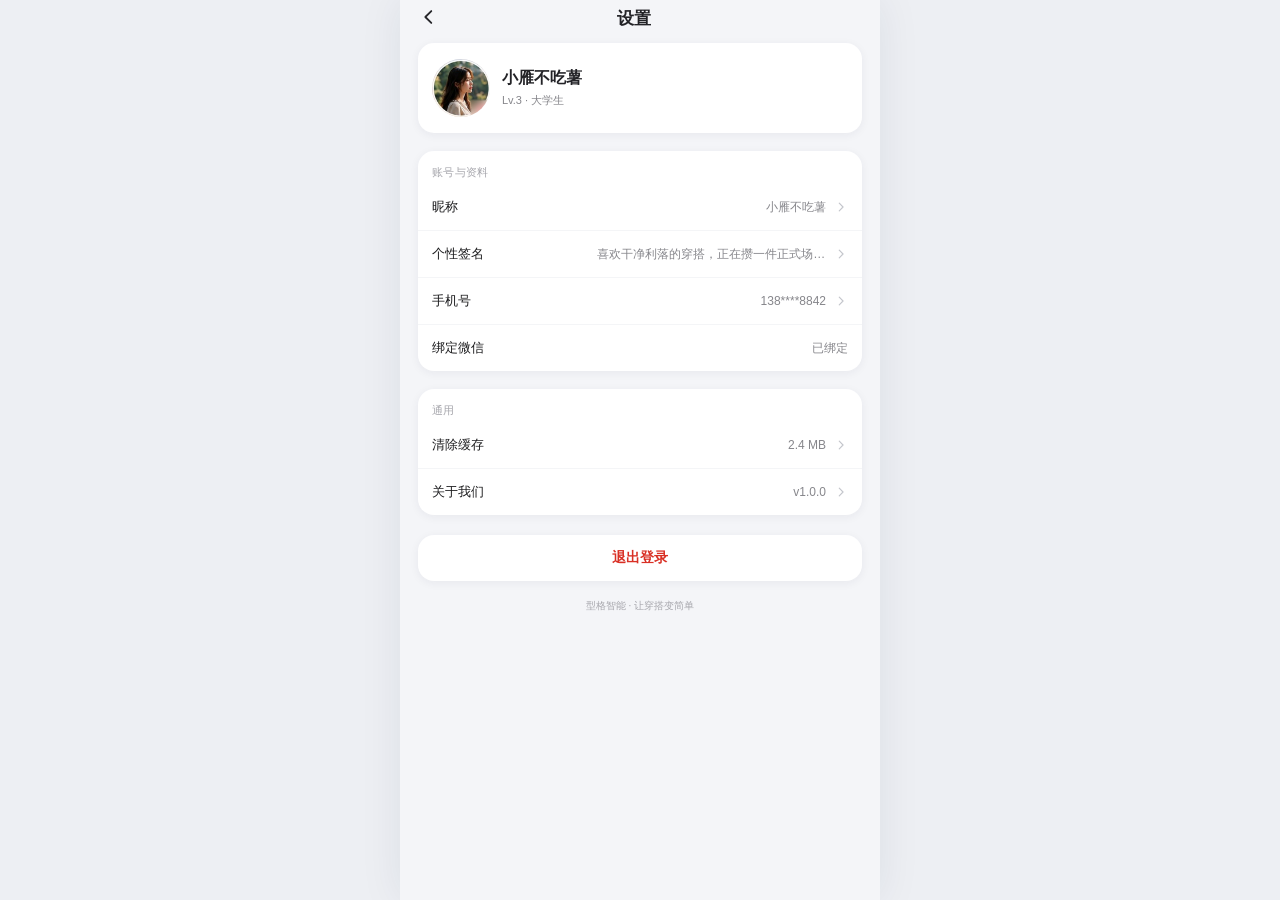
<file: settings.html>
<!DOCTYPE html>
<html lang="zh-CN">
<head>
  <meta charset="UTF-8">
  <meta name="viewport" content="width=device-width, initial-scale=1.0, viewport-fit=cover">
  <meta name="theme-color" content="#F4F5F8">
  <title>设置</title>
  <link rel="stylesheet" href="css/style.css?v=2210">
  <link rel="stylesheet" href="css/sheet.css?v=2210">
  <link rel="stylesheet" href="css/settings.css?v=2210">
</head>
<body>
  <div class="app st-app">

    <!-- 页头 -->
    <header class="st-header">
      <button class="icon-btn st-back" id="btnBack" aria-label="返回">
        <svg viewBox="0 0 24 24" width="22" height="22">
          <path d="M14.5 5.5 8 12l6.5 6.5" fill="none" stroke="currentColor" stroke-width="2" stroke-linecap="round" stroke-linejoin="round"/>
        </svg>
      </button>
      <h1>设置</h1>
      <span class="st-header-space" aria-hidden="true"></span>
    </header>

    <main class="st-main">

      <!-- 账号卡 -->
      <section class="st-account">
        <img class="st-avatar" id="stAvatar" src="" alt="头像">
        <div class="st-account-info">
          <p class="st-name" id="stName">小雁不吃薯</p>
          <p class="st-meta" id="stMeta">Lv.3 · 大学生</p>
        </div>
      </section>

      <!-- 账号与资料 -->
      <section class="st-group">
        <p class="st-group-title">账号与资料</p>
        <button class="st-row" id="rowName">
          <span>昵称</span>
          <b id="rowNameVal">—</b>
          <svg class="st-arrow" viewBox="0 0 24 24" width="14" height="14"><path d="m9 5.5 6.5 6.5L9 18.5" fill="none" stroke="currentColor" stroke-width="2" stroke-linecap="round" stroke-linejoin="round"/></svg>
        </button>
        <button class="st-row" id="rowBio">
          <span>个性签名</span>
          <b id="rowBioVal">—</b>
          <svg class="st-arrow" viewBox="0 0 24 24" width="14" height="14"><path d="m9 5.5 6.5 6.5L9 18.5" fill="none" stroke="currentColor" stroke-width="2" stroke-linecap="round" stroke-linejoin="round"/></svg>
        </button>
        <button class="st-row" id="rowPhone">
          <span>手机号</span>
          <b id="rowPhoneVal">—</b>
          <svg class="st-arrow" viewBox="0 0 24 24" width="14" height="14"><path d="m9 5.5 6.5 6.5L9 18.5" fill="none" stroke="currentColor" stroke-width="2" stroke-linecap="round" stroke-linejoin="round"/></svg>
        </button>
        <div class="st-row is-static">
          <span>绑定微信</span>
          <b id="rowWechat">—</b>
        </div>
      </section>

      <!-- 通用 -->
      <section class="st-group">
        <p class="st-group-title">通用</p>
        <button class="st-row" id="rowCache">
          <span>清除缓存</span>
          <b id="rowCacheVal">—</b>
          <svg class="st-arrow" viewBox="0 0 24 24" width="14" height="14"><path d="m9 5.5 6.5 6.5L9 18.5" fill="none" stroke="currentColor" stroke-width="2" stroke-linecap="round" stroke-linejoin="round"/></svg>
        </button>
        <button class="st-row" id="rowAbout">
          <span>关于我们</span>
          <b>v1.0.0</b>
          <svg class="st-arrow" viewBox="0 0 24 24" width="14" height="14"><path d="m9 5.5 6.5 6.5L9 18.5" fill="none" stroke="currentColor" stroke-width="2" stroke-linecap="round" stroke-linejoin="round"/></svg>
        </button>
      </section>

      <button class="st-logout" id="btnLogout">退出登录</button>
      <p class="st-footer">型格智能 · 让穿搭变简单</p>
    </main>
  </div>

  <div class="toast" id="toast" role="status" aria-live="polite"></div>

  <script src="js/common.js?v=2210"></script>
  <script src="js/api/client.js?v=2210"></script>
  <script src="js/ui-sheet.js?v=2210"></script>
  <script src="js/settings.js?v=2210"></script>
</body>
</html>
</file>
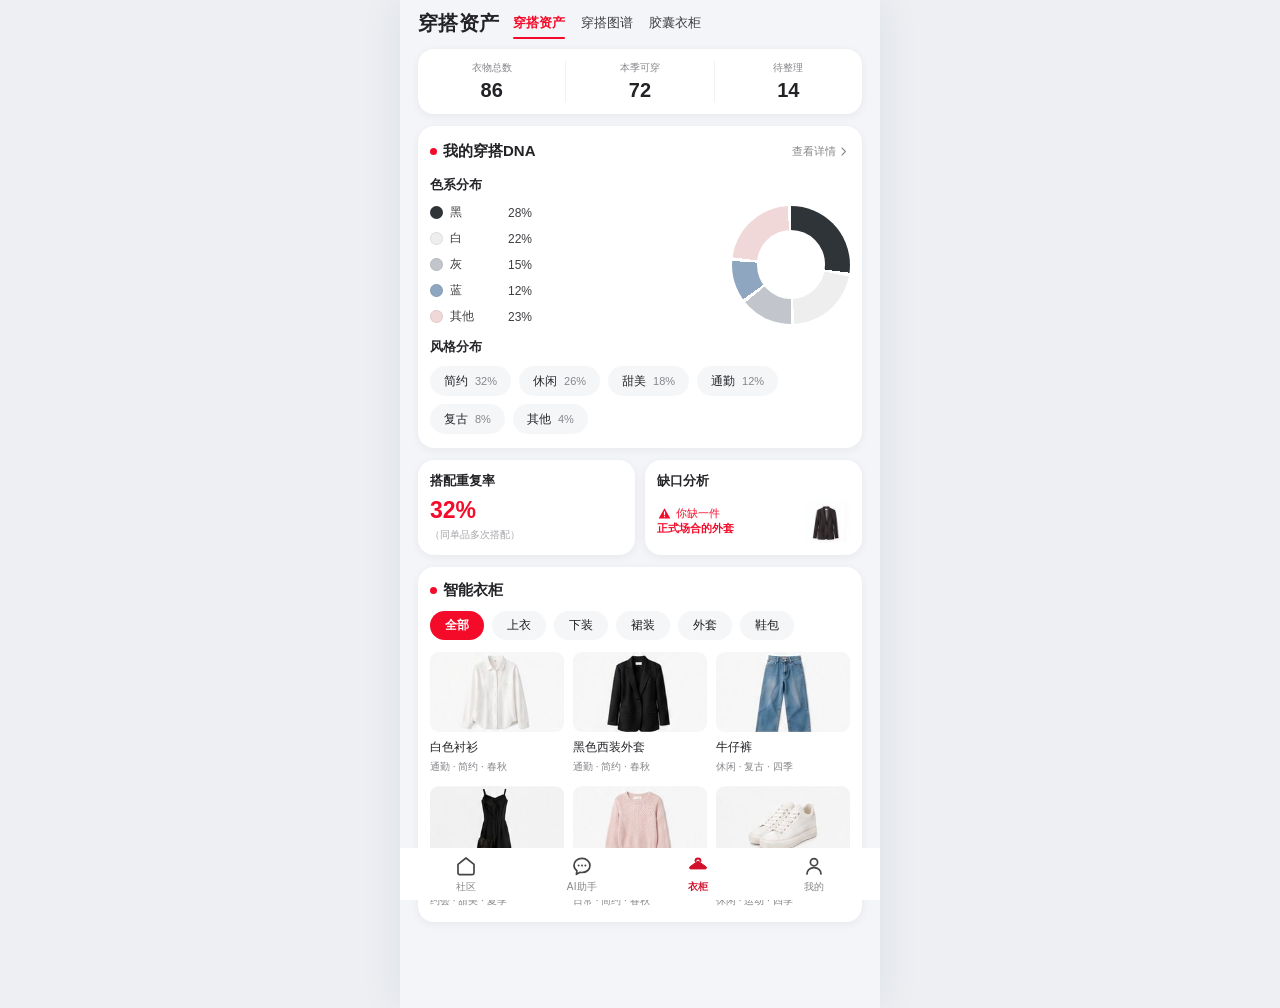
<file: wardrobe.html>
<!DOCTYPE html>
<html lang="zh-CN">
<head>
  <meta charset="UTF-8">
  <meta name="viewport" content="width=device-width, initial-scale=1.0, viewport-fit=cover">
  <meta name="theme-color" content="#F4F5F8">
  <title>穿搭资产</title>
  <link rel="stylesheet" href="css/style.css?v=2210">
  <link rel="stylesheet" href="css/force-graph.css?v=2210">
  <link rel="stylesheet" href="css/sheet.css?v=2210">
  <link rel="stylesheet" href="css/wardrobe.css?v=2210">
</head>
<body>
  <div class="app wd2-app">

    <!-- 页头：标题 + 三视图切换 -->
    <header class="wd2-header">
      <h1>穿搭资产</h1>
      <nav class="wd2-tabs" id="wdTabs" role="tablist" aria-label="衣柜视图">
        <button class="wd2-tab is-active" data-view="dash" role="tab" aria-selected="true">穿搭资产</button>
        <button class="wd2-tab" data-view="graph" role="tab" aria-selected="false">穿搭图谱</button>
        <button class="wd2-tab" data-view="capsule" role="tab" aria-selected="false">胶囊衣柜</button>
      </nav>
    </header>

    <main class="wd2-main">

      <!-- ===================== 视图一：我的衣柜（仪表盘） ===================== -->
      <section class="wd2-view" id="viewDash">
        <div class="wd2-stats" id="dashStats"></div>

        <!-- 穿搭 DNA -->
        <section class="panel">
          <div class="dash-head">
            <h2 class="wd2-sec-title">我的穿搭DNA</h2>
            <button class="link-more" data-toast="穿搭报告详情为演示入口">查看详情
              <svg viewBox="0 0 24 24" width="13" height="13"><path d="m9 5.5 6.5 6.5L9 18.5" fill="none" stroke="currentColor" stroke-width="2" stroke-linecap="round" stroke-linejoin="round"/></svg>
            </button>
          </div>
          <h3 class="dna-sub">色系分布</h3>
          <div class="dna-color">
            <ul class="color-legend" id="dnaLegend"></ul>
            <div class="donut" id="dnaDonut" role="img" aria-label="色系分布环形图"></div>
          </div>
          <h3 class="dna-sub">风格分布</h3>
          <div class="style-cloud" id="styleCloud"></div>
        </section>

        <!-- 重复率 + 缺口分析 -->
        <div class="twin-row">
          <div class="panel twin-card">
            <h2 class="twin-title">搭配重复率</h2>
            <p class="twin-num" id="repeatRate">32%</p>
            <p class="twin-sub">（同单品多次搭配）</p>
          </div>
          <div class="panel twin-card twin-gap" id="gapCard" role="button" tabindex="0">
            <h2 class="twin-title">缺口分析</h2>
            <div class="gap-body">
              <div class="gap-text">
                <p>
                  <svg viewBox="0 0 24 24" width="15" height="15" aria-hidden="true">
                    <path d="M12 3.6 21.4 20H2.6z" fill="#F40B29"/>
                    <path d="M12 9.4v4.6" stroke="#fff" stroke-width="1.9" stroke-linecap="round"/>
                    <circle cx="12" cy="16.9" r="1.05" fill="#fff"/>
                  </svg>
                  你缺一件
                </p>
                <p class="gap-strong">正式场合的外套</p>
              </div>
              <img class="gap-img" id="gapImg" src="" alt="正式场合外套示意">
            </div>
          </div>
        </div>

        <!-- 智能衣柜 -->
        <section class="panel closet-panel">
          <h2 class="wd2-sec-title">智能衣柜</h2>
          <div class="closet-tabs" id="closetTabs" aria-label="按分类筛选"></div>
          <div class="closet-grid" id="closetGrid"></div>
        </section>
      </section>

      <!-- ===================== 视图二：穿搭图谱 ===================== -->
      <section class="wd2-view" id="viewGraph" hidden>
        <div class="wd2-stats" id="graphStats"></div>

        <section class="panel">
          <h2 class="wd2-sec-title">我的穿搭图谱</h2>
          <p class="wd2-sec-sub">探索单品与风格的搭配关系</p>
          <div class="fdi" id="fdiGraph">
            <svg class="fdi-links" id="fdiLinks"></svg>
          </div>
        </section>

        <section class="panel">
          <h2 class="wd2-sec-title">高频搭配</h2>
          <div class="combo-row" id="comboRow"></div>
          <button class="btn-primary" id="btnAllCombos">
            查看全部搭配
            <svg viewBox="0 0 24 24" width="14" height="14"><path d="m9 5.5 6.5 6.5L9 18.5" fill="none" stroke="currentColor" stroke-width="2.2" stroke-linecap="round" stroke-linejoin="round"/></svg>
          </button>
        </section>
      </section>

      <!-- ===================== 视图三：胶囊衣柜 ===================== -->
      <section class="wd2-view" id="viewCapsule" hidden>
        <section class="panel capsule-head">
          <h2 class="wd2-sec-title">我的胶囊衣柜</h2>
          <p class="wd2-sec-sub">精选少量单品，轻松组合一周穿搭</p>
          <div class="capsule-stats">
            <div class="cs-item"><span>核心单品</span><b id="statCore">12</b></div>
            <div class="cs-item"><span>可搭配造型</span><b id="statLooks">24</b></div>
            <div class="cs-item"><span>本周穿搭</span><b id="statWeek">7</b></div>
          </div>
          <div class="season-row" id="seasonRow" role="tablist" aria-label="季节筛选"></div>
        </section>

        <div id="capsuleCats"></div>

        <div class="capsule-actions">
          <button class="btn-primary" id="btnGenWeek">生成一周穿搭</button>
          <button class="btn-ghost" id="btnEditCapsule">编辑胶囊</button>
        </div>
      </section>

      <div class="wd2-bottom-space"></div>
    </main>
  </div>

  <!-- 底部导航 -->
  <nav class="tab-bar" id="tabBar" aria-label="底部导航">
    <button class="tab" data-tab="社区">
      <svg class="tab-ic" viewBox="0 0 24 24" width="24" height="24" aria-hidden="true">
        <path d="M4 10.4 12 4l8 6.4V19a1.6 1.6 0 0 1-1.6 1.6H5.6A1.6 1.6 0 0 1 4 19Z" fill="none" stroke="currentColor" stroke-width="1.7" stroke-linejoin="round"/>
      </svg>
      <span>社区</span>
    </button>
    <button class="tab" data-tab="AI助手">
      <svg class="tab-ic" viewBox="0 0 24 24" width="24" height="24" aria-hidden="true">
        <path d="M12 4.4c-4.6 0-8 3-8 6.9 0 2.2 1.1 4.1 2.9 5.4l-.5 3.6 3.8-2c.6.1 1.2.2 1.8.2 4.6 0 8-3 8-6.9s-3.4-7.2-8-7.2z" fill="none" stroke="currentColor" stroke-width="1.7" stroke-linejoin="round"/>
        <circle cx="8.6" cy="11.4" r="1" fill="currentColor"/>
        <circle cx="12" cy="11.4" r="1" fill="currentColor"/>
        <circle cx="15.4" cy="11.4" r="1" fill="currentColor"/>
      </svg>
      <span>AI助手</span>
    </button>
    <button class="tab is-active" data-tab="衣柜">
      <svg class="tab-ic" viewBox="0 0 24 24" width="24" height="24" aria-hidden="true">
        <path d="M14.5 7a2.5 2.5 0 1 0-5 0" fill="none" stroke="currentColor" stroke-width="1.9" stroke-linecap="round"/>
        <path d="M12 7 3.9 12.8c-.9.7-.4 2.1.7 2.1h14.8c1.1 0 1.6-1.4.7-2.1z" fill="currentColor" stroke="currentColor" stroke-width="1" stroke-linejoin="round"/>
      </svg>
      <span>衣柜</span>
    </button>
    <button class="tab" data-tab="我的">
      <svg class="tab-ic" viewBox="0 0 24 24" width="24" height="24" aria-hidden="true">
        <circle cx="12" cy="8.2" r="3.6" fill="none" stroke="currentColor" stroke-width="1.7"/>
        <path d="M5 20c0-3.8 3.1-6.3 7-6.3s7 2.5 7 6.3" fill="none" stroke="currentColor" stroke-width="1.7" stroke-linecap="round"/>
      </svg>
      <span>我的</span>
    </button>
  </nav>

  <div class="toast" id="toast" role="status" aria-live="polite"></div>

  <script src="js/common.js?v=2210"></script>
  <script src="js/api/client.js?v=2210"></script>
  <script src="js/ui-sheet.js?v=2210"></script>
  <script src="js/force-graph.js?v=2210"></script>
  <script src="js/wardrobe.js?v=2210"></script>
</body>
</html>
</file>
<file: css/style.css>
/* ============================================================
   时尚穿搭社区 · 移动端 H5
   375px 视口基准，max-width 480 容器居中
   ============================================================ */

/* ---------- Design Tokens ---------- */
:root {
  --brand: #D1102B;              /* 主红：激活态 / 品牌色 */
  --brand-soft: #FEEBEF;         /* 场景激活浅粉底 */
  --bg-page: #FAFBFD;            /* 页面背景 */
  --bg-card: #FFFFFF;            /* 卡片 */
  --bg-fill: #F4F5F7;            /* 未选中 pill / 搜索框 */
  --bg-fill-press: #EAECEF;      /* 未选中按压态 */
  --text-1: #1C1C1E;             /* 主文字 */
  --text-2: #3E3E42;             /* 场景未选中文字 */
  --text-3: #86868B;             /* 用户名 / 点赞数 */
  --text-4: #A6A6AC;             /* 搜索占位符 */
  --tag-overlay: rgba(16, 16, 22, 0.42);  /* 图上标签遮罩 */
  --divider: rgba(255, 255, 255, 0.45);   /* 标签内分隔线 */
  --shadow-card: 0 1px 4px rgba(26, 35, 66, 0.05);
  --shadow-header: 0 2px 10px rgba(26, 35, 66, 0.06);

  --radius-card: 12px;
  --radius-tag: 6px;
  --radius-scene: 8px;

  --page-pad: 18px;              /* 页面左右留白 */
  --col-gap: 8px;                /* 双列间距 */
  --row-gap: 10px;               /* 区块纵向间距 */
}

/* ---------- Reset / Base ---------- */
* { margin: 0; padding: 0; box-sizing: border-box; }

html {
  /* 锁定字体缩放：系统/微信调整大字体时不影响页面布局 */
  -webkit-text-size-adjust: 100% !important;
  -moz-text-size-adjust: 100% !important;
  text-size-adjust: 100% !important;
}

body {
  font-family: -apple-system, BlinkMacSystemFont, "PingFang SC",
    "HarmonyOS Sans SC", "MiSans", "Microsoft YaHei", sans-serif;
  background: #EDEFF3;           /* 桌面端两侧底色，手机端不可见 */
  color: var(--text-1);
  -webkit-font-smoothing: antialiased;
  -webkit-tap-highlight-color: transparent;
}

button {
  font-family: inherit;
  border: 0;
  background: none;
  cursor: pointer;
  color: inherit;
}

button:focus-visible,
input, textarea, select {
  font-family: inherit;
  appearance: none;
  -webkit-appearance: none;
  border-radius: 0;
}

input:focus-visible {
  outline: 2px solid var(--brand);
  outline-offset: 2px;
  border-radius: 4px;
}

img { display: block; }

/* ---------- 应用容器 ---------- */
.app {
  max-width: 480px;
  padding-top: env(safe-area-inset-top);
  min-height: 100dvh;
  margin: 0 auto;
  background: var(--bg-page);
  position: relative;
  padding-bottom: calc(64px + env(safe-area-inset-bottom));
}

/* ---------- 状态栏 + 搜索（吸顶） ---------- */
.top-sticky {
  position: sticky;
  top: 0;
  z-index: 100;
  background: var(--bg-page);
  transition: box-shadow 0.25s ease;
}
.top-sticky.is-scrolled { box-shadow: var(--shadow-header); }


/* 搜索栏 */
.search-row { padding: 4px var(--page-pad) 0; }
.search-box {
  display: flex;
  align-items: center;
  gap: 8px;
  height: 38px;
  padding: 0 14px;
  background: var(--bg-fill);
  border-radius: 19px;
  border: 1px solid rgba(20, 30, 60, 0.04);
  cursor: text;
  transition: background 0.2s ease;
}
.search-box:focus-within { background: #FFFFFF; }
.search-ic { color: var(--text-4); flex-shrink: 0; }
.search-box input {
  font-size: 16px;
  flex: 1;
  min-width: 0;
  border: 0;
  background: transparent;
  font-size: 13px;
  color: var(--text-1);
}
.search-box input::placeholder { color: var(--text-4); }
.search-box input:focus { outline: none; }
.search-box input::-webkit-search-cancel-button { -webkit-appearance: none; }

/* ---------- 身材筛选 pills ---------- */
.pill-row {
  display: flex;
  gap: 10px;
  padding: var(--row-gap) var(--page-pad) 0;
  overflow-x: auto;
  scrollbar-width: none;
}
.pill-row::-webkit-scrollbar { display: none; }

.pill {
  flex-shrink: 0;
  height: 32px;
  padding: 0 19px;
  border-radius: 16px;
  background: var(--bg-fill);
  color: var(--text-1);
  font-size: 13px;
  font-weight: 500;
  transition: background 0.2s ease, color 0.2s ease, transform 0.12s ease;
}
.pill:active { transform: scale(0.95); }
.pill.is-active {
  background: var(--brand);
  color: #FFFFFF;
  font-weight: 600;
}

/* ---------- 场景筛选 ---------- */
.scene-row {
  display: flex;
  gap: 8px;
  padding: var(--row-gap) var(--page-pad) 0;
  overflow-x: auto;
  scrollbar-width: none;
}
.scene-row::-webkit-scrollbar { display: none; }

.scene {
  flex-shrink: 0;
  height: 26px;
  padding: 0 11px;
  border-radius: var(--radius-scene);
  background: var(--bg-fill);
  color: var(--text-2);
  font-size: 12px;
  transition: background 0.2s ease, color 0.2s ease;
}
.scene.is-active {
  background: var(--brand-soft);
  color: var(--brand);
  font-weight: 600;
}

/* ---------- 双列内容流 ---------- */
.feed {
  display: flex;
  gap: var(--col-gap);
  padding: var(--row-gap) var(--page-pad) 16px;
  align-items: flex-start;
}
.feed-col {
  flex: 1;
  min-width: 0;
  display: flex;
  flex-direction: column;
  gap: var(--col-gap);
}

/* ---------- 卡片 ---------- */
.card {
  background: var(--bg-card);
  border-radius: var(--radius-card);
  overflow: hidden;
  box-shadow: var(--shadow-card);
  transition: transform 0.15s ease;
}
.card:active { transform: scale(0.977); }
.card.is-entering { animation: cardIn 0.3s ease; }
@keyframes cardIn {
  from { transform: translateY(6px); }
  to   { transform: translateY(0); }
}

.card-media {
  position: relative;
  width: 100%;
}
.card-media img {
  width: 100%;
  height: auto;
  background: #EDEFF2;
}
/* 图片直接可见，不依赖脚本类名，任何环境下都不会空白 */

/* 图上标签遮罩（覆盖素材中的原生标签） */
.card-tags {
  position: absolute;
  left: 5px;
  bottom: 5px;
  display: inline-flex;
  align-items: center;
  gap: 7px;
  height: 21px;
  padding: 0 9px;
  border-radius: var(--radius-tag);
  background: var(--tag-overlay);
  backdrop-filter: blur(6px);
  -webkit-backdrop-filter: blur(6px);
  color: #FFFFFF;
  font-size: 10px;
  letter-spacing: 0.3px;
  white-space: nowrap;
}
.card-tags i {
  width: 1px;
  height: 10px;
  background: var(--divider);
}

.card-body { padding: 9px 10px 10px; }

.card-title {
  font-size: 13px;
  line-height: 1.45;
  font-weight: 500;
  color: var(--text-1);
  display: -webkit-box;
  -webkit-box-orient: vertical;
  -webkit-line-clamp: 2;
  line-clamp: 2;
  overflow: hidden;
  overflow-wrap: anywhere;
}

.card-meta {
  margin-top: 8px;
  display: flex;
  align-items: center;
  justify-content: space-between;
}

.card-user {
  display: flex;
  align-items: center;
  gap: 5px;
  min-width: 0;
}
.card-avatar {
  width: 20px;
  height: 20px;
  border-radius: 50%;
  object-fit: cover;
  flex-shrink: 0;
}
.card-name {
  font-size: 11px;
  color: var(--text-3);
  white-space: nowrap;
  overflow: hidden;
  text-overflow: ellipsis;
}

.card-like {
  display: flex;
  align-items: center;
  gap: 3px;
  color: var(--text-3);
  padding: 2px 0 2px 8px;
  flex-shrink: 0;
}
.card-like svg { width: 15px; height: 15px; }
.card-like .like-count {
  font-size: 11px;
  font-variant-numeric: tabular-nums;
  min-width: 22px;
  text-align: left;
}
.card-like.is-liked { color: var(--brand); }
.card-like.is-liked .heart-path { fill: var(--brand); stroke: var(--brand); }
.card-like.is-popping svg { animation: pop 0.35s ease; }
@keyframes pop {
  0% { transform: scale(1); }
  40% { transform: scale(1.35); }
  100% { transform: scale(1); }
}

/* ---------- 空状态 ---------- */
.empty {
  padding: 48px 0 64px;
  text-align: center;
}
.empty-title { margin-top: 14px; font-size: 14px; color: var(--text-2); }
.empty-sub { margin-top: 6px; font-size: 12px; color: var(--text-4); }

/* ---------- 底部导航 ---------- */
.tab-bar {
  position: fixed;
  left: 50%;
  bottom: 0;
  transform: translateX(-50%);
  width: 100%;
  max-width: 480px;
  background: #FFFFFF;
  display: flex;
  padding: 6px 8px calc(6px + env(safe-area-inset-bottom));
  z-index: 200;
}
.tab {
  flex: 1;
  display: flex;
  flex-direction: column;
  align-items: center;
  gap: 2px;
  color: #46464A;
  transition: color 0.2s ease, transform 0.12s ease;
}
.tab:active { transform: scale(0.92); }
.tab span {
  font-size: 10px;
  letter-spacing: 0.3px;
  color: var(--text-3);
}
.tab.is-active { color: var(--brand); }
.tab.is-active span { color: var(--brand); font-weight: 600; }

/* ---------- Toast ---------- */
.toast {
  position: fixed;
  left: 50%;
  bottom: calc(88px + env(safe-area-inset-bottom));
  transform: translateX(-50%) translateY(8px);
  background: rgba(24, 24, 28, 0.88);
  color: #FFFFFF;
  font-size: 12px;
  padding: 8px 16px;
  border-radius: 18px;
  opacity: 0;
  pointer-events: none;
  transition: opacity 0.25s ease, transform 0.25s ease;
  z-index: 300;
  white-space: nowrap;
}
.toast.is-show { opacity: 1; transform: translateX(-50%) translateY(0); }

/* ---------- 减弱动效偏好 ---------- */
@media (prefers-reduced-motion: reduce) {
  *, *::before, *::after {
    animation: none !important;
    transition: none !important;
  }
}

/* ---------- 桌面端微调 ---------- */
@media (min-width: 500px) {
  .app { box-shadow: 0 0 40px rgba(30, 40, 80, 0.08); }
}
</file>
<file: css/force-graph.css>
/* ============================================================
   公共组件样式 · ForceGraph 力导向图
   默认尺寸为「我的」页规格，其他页面可覆盖 CSS 变量与尺寸
   ============================================================ */

.fdi {
  position: relative;
  height: 320px;
  overflow: hidden;
}
.fdi-links {
  position: absolute;
  inset: 0;
  width: 100%;
  height: 100%;
  pointer-events: none;
}
.fdi-links path {
  fill: none;
  stroke-width: 1.5;
  opacity: 0.78;
  transition: opacity 0.25s ease, stroke-width 0.25s ease;
}
.fdi-links path.is-dim { opacity: 0.16; }
.fdi-links path.is-hot {
  opacity: 1;
  stroke-width: 2.6;
  filter: drop-shadow(0 0 3px currentColor);
}

.fdi-center {
  position: absolute;
  left: 0;
  top: 0;
  border: 0;
  background: none;
  display: flex;
  flex-direction: column;
  align-items: center;
  gap: 4px;
  z-index: 5;
  cursor: pointer;
}
.fdi-center img {
  width: 70px;
  height: 70px;
  border-radius: 50%;
  object-fit: cover;
  border: 2px solid #FFFFFF;
  box-shadow: 0 4px 13px rgba(50, 35, 45, 0.2);
  transition: transform 0.25s cubic-bezier(0.34, 1.56, 0.64, 1);
}
.fdi-center.is-pulse img { transform: scale(1.08); }
.fdi-center span {
  font-size: 10.5px;
  font-weight: 700;
  color: #232327;
}

.fdi-node {
  position: absolute;
  left: 0;
  top: 0;
  width: 56px;
  margin-left: -28px;
  display: flex;
  flex-direction: column;
  align-items: center;
  gap: 3px;
  cursor: grab;
  touch-action: none;
  user-select: none;
  -webkit-user-select: none;
  z-index: 6;
}
.fdi-node:active { cursor: grabbing; }
.fdi-avatar {
  width: 50px;
  height: 50px;
  border-radius: 50%;
  border: 2px solid #FFFFFF;
  box-shadow: 0 2px 8px rgba(50, 35, 45, 0.18);
  overflow: hidden;
  background: #EEE;
  transition: transform 0.3s cubic-bezier(0.34, 1.56, 0.64, 1);
}
.fdi-avatar img {
  width: 100%;
  height: 100%;
  object-fit: cover;
  pointer-events: none;
}
.fdi-node.is-hot .fdi-avatar {
  transform: scale(1.14);
  box-shadow: 0 0 0 2px var(--nc, #E8101B), 0 5px 13px rgba(50, 35, 45, 0.26);
}
.fdi-name {
  font-size: 10.5px;
  font-weight: 700;
  color: #232327;
  line-height: 1.2;
  white-space: nowrap;
}
.fdi-desc {
  font-size: 8.5px;
  color: #A6A6AC;
  white-space: nowrap;
}

.fdi-ripple {
  position: absolute;
  left: 0;
  top: 0;
  width: 50px;
  height: 50px;
  margin: -25px;
  border-radius: 50%;
  border: 2px solid var(--nc, #E8101B);
  pointer-events: none;
  z-index: 4;
  animation: fdiRipple 0.55s ease-out forwards;
}
@keyframes fdiRipple {
  from { transform: scale(0.7); opacity: 0.75; }
  to   { transform: scale(2.3); opacity: 0; }
}
</file>
<file: css/sheet.css>
/* ============================================================
   公共组件样式 · 底部弹层 Sheet
   ============================================================ */

.sheet-overlay {
  position: fixed;
  inset: 0;
  z-index: 500;
  background: rgba(20, 20, 28, 0.42);
  opacity: 0;
  pointer-events: none;
  transition: opacity 0.25s ease;
  display: flex;
  align-items: flex-end;
  justify-content: center;
}
.sheet-overlay.is-open {
  opacity: 1;
  pointer-events: auto;
}

.sheet-panel {
  width: 100%;
  max-width: 480px;
  max-height: 78dvh;
  display: flex;
  flex-direction: column;
  background: #FFFFFF;
  border-radius: 20px 20px 0 0;
  padding-bottom: env(safe-area-inset-bottom);
  transform: translateY(24px);
  transition: transform 0.28s cubic-bezier(0.32, 0.72, 0, 1);
}
.sheet-overlay.is-open .sheet-panel { transform: translateY(0); }

.sheet-grab {
  width: 36px;
  height: 4px;
  border-radius: 2px;
  background: #E3E4E8;
  margin: 8px auto 0;
  flex-shrink: 0;
}

.sheet-head {
  display: flex;
  align-items: center;
  justify-content: space-between;
  padding: 10px 16px 8px;
  flex-shrink: 0;
}
.sheet-title {
  font-size: 15px;
  font-weight: 700;
  color: #232327;
}
.sheet-close {
  width: 30px;
  height: 30px;
  border-radius: 50%;
  display: flex;
  align-items: center;
  justify-content: center;
  color: #55555A;
  background: #F4F5F7;
}

.sheet-body {
  padding: 2px 16px 20px;
  overflow-y: auto;
  -webkit-overflow-scrolling: touch;
}

/* 弹层内通用元素 */
.sheet-list {
  display: grid;
  grid-template-columns: repeat(3, 1fr);
  gap: 10px;
}
.sheet-list-item img {
  width: 100%;
  aspect-ratio: 105 / 120;
  object-fit: cover;
  border-radius: 10px;
  background: #F6F6F4;
}
.sheet-list-item p {
  margin-top: 6px;
  font-size: 10.5px;
  color: var(--text-1);
  line-height: 1.35;
}
.sheet-list-item span {
  display: block;
  margin-top: 2px;
  font-size: 9.5px;
  color: var(--text-4);
}

.sheet-field {
  display: flex;
  flex-direction: column;
  gap: 8px;
}
.sheet-field label {
  font-size: 11.5px;
  color: var(--text-3);
}
.sheet-field input {
  font-size: 16px;
  height: 44px;
  border-radius: 12px;
  border: 1px solid #E9EBEF;
  background: #F8F9FB;
  padding: 0 14px;
  font-size: 14px;
  color: var(--text-1);
  font-family: inherit;
}
.sheet-field input:focus {
  outline: none;
  border-color: var(--brand, #F40B29);
  background: #FFFFFF;
}
.sheet-actions {
  margin-top: 16px;
  display: flex;
  gap: 9px;
}
.sheet-btn {
  flex: 1;
  height: 42px;
  border-radius: 21px;
  font-size: 13.5px;
  font-weight: 700;
  display: flex;
  align-items: center;
  justify-content: center;
}
.sheet-btn.primary {
  background: var(--brand, #F40B29);
  color: #FFFFFF;
}
.sheet-btn.ghost {
  background: #F4F5F7;
  color: var(--text-2);
}

/* 编辑胶囊：单品行 */
.cap-edit-item {
  display: flex;
  align-items: center;
  gap: 10px;
  padding: 8px 0;
  border-bottom: 1px solid #F3F4F6;
}
.cap-edit-item:last-child { border-bottom: 0; }
.cap-edit-item img {
  width: 46px;
  height: 40px;
  border-radius: 8px;
  object-fit: cover;
  background: #F6F6F4;
  flex-shrink: 0;
}
.cap-edit-item .ce-name {
  flex: 1;
  font-size: 12.5px;
  color: var(--text-1);
}
.cap-edit-item .ce-cat {
  font-size: 10px;
  color: var(--text-4);
  margin-left: 4px;
}
.cap-edit-remove {
  font-size: 11px;
  color: #D93025;
  padding: 6px 10px;
  border-radius: 12px;
  background: #FDECEC;
  flex-shrink: 0;
}
.cap-edit-empty {
  text-align: center;
  font-size: 12px;
  color: var(--text-4);
  padding: 24px 0;
}

/* ---------- 身材数据编辑 ---------- */
.metric-edit-grid {
  display: grid;
  grid-template-columns: 1fr 1fr;
  gap: 10px 12px;
}
.me-row {
  display: flex;
  flex-direction: column;
  gap: 5px;
}
.me-row label {
  font-size: 11px;
  color: var(--text-3);
}
.me-input {
  display: flex;
  align-items: center;
  gap: 5px;
  height: 42px;
  border-radius: 10px;
  border: 1px solid #E9EBEF;
  background: #F8F9FB;
  padding: 0 12px;
}
.me-input input {
  font-size: 16px;
  flex: 1;
  min-width: 0;
  border: 0;
  background: transparent;
  font-size: 14px;
  font-weight: 600;
  color: var(--text-1);
  font-family: inherit;
  outline: none;
  -moz-appearance: textfield;
  appearance: textfield;
}
.me-input input::-webkit-outer-spin-button,
.me-input input::-webkit-inner-spin-button { -webkit-appearance: none; margin: 0; }
.me-input span {
  font-size: 10px;
  color: var(--text-4);
  flex-shrink: 0;
}

/* ---------- 分类标签选择 ---------- */
.cat-picker {
  display: flex;
  gap: 8px;
}
.cat-picker button {
  height: 34px;
  padding: 0 16px;
  border-radius: 17px;
  background: #F4F5F7;
  color: var(--text-2);
  font-size: 12px;
  transition: background 0.2s ease, color 0.2s ease;
}
.cat-picker button.is-active {
  background: var(--brand, #F40B29);
  color: #FFFFFF;
  font-weight: 700;
}

/* ---------- 加入衣柜（AI 页） ---------- */
.add-closet-form {
  display: flex;
  flex-direction: column;
  gap: 14px;
}
.ac-preview {
  width: 84px;
  height: 88px;
  border-radius: 10px;
  overflow: hidden;
  background: #F6F6F4;
}
.ac-preview img {
  width: 100%;
  height: 100%;
  object-fit: cover;
}

/* ---------- 上传衣服（衣柜页） ---------- */
.upload-form {
  display: flex;
  flex-direction: column;
  gap: 14px;
}
.upload-pick {
  display: block;
  cursor: pointer;
}
.upload-preview {
  height: 132px;
  border-radius: 12px;
  border: 1.5px dashed #D8DBE2;
  background: #FAFBFC;
  display: flex;
  flex-direction: column;
  align-items: center;
  justify-content: center;
  gap: 8px;
  color: var(--text-4);
  font-size: 12px;
  overflow: hidden;
}
.upload-preview.has-img {
  border-style: solid;
  border-color: transparent;
  background: #F6F6F4;
}
.upload-preview img {
  width: 100%;
  height: 100%;
  object-fit: contain;
}
.upload-preview svg { color: #B9BBC2; }
</file>
<file: css/ai.css>
/* ============================================================
   AI 助手 · 宽松夹克推荐版（依赖 style.css 公共组件）
   ============================================================ */

/* ---------- 本页扩展 Token ---------- */
.ai2-app {
  --brand: #EB1424;            /* 本页主红 */
  --pink-icon: #E05585;        /* 星星 / 店铺图标玫粉 */
  --bubble-user2: #FDE2E5;     /* 用户气泡粉 */
  --strip-bg: #FBF4F7;         /* 尺码三列卡底 */
  --match-bg: #FBE9EC;         /* 匹配度卡底 */
  background: #F5F6F8;
}

/* ---------- 页头 ---------- */
.ai2-header {
  display: flex;
  align-items: flex-start;
  justify-content: space-between;
  padding: 8px var(--page-pad) 0;
}
.ai2-titles h1 {
  display: flex;
  align-items: center;
  gap: 6px;
  font-size: 20px;
  font-weight: 700;
  color: #232327;
  letter-spacing: 0.5px;
}
.ai2-titles p {
  margin-top: 3px;
  font-size: 11px;
  color: var(--text-3);
}
.record-btn {
  display: flex;
  align-items: center;
  gap: 4px;
  height: 28px;
  padding: 0 11px;
  margin-top: 2px;
  background: #FFFFFF;
  border: 1px solid #E9EBEF;
  border-radius: 14px;
  font-size: 10.5px;
  color: var(--text-2);
  transition: transform 0.12s ease;
}
.record-btn:active { transform: scale(0.95); }

/* ---------- 对话区公共 ---------- */
.ai2-main {
  padding: 12px var(--page-pad) 0;
  display: flex;
  flex-direction: column;
}
.msg-row {
  display: flex;
  align-items: flex-start;
  gap: 8px;
}
.msg-av {
  width: 34px;
  height: 34px;
  border-radius: 50%;
  object-fit: cover;
  flex-shrink: 0;
  background: var(--bubble-user2);
}
.msg-anim { animation: ai2In 0.3s ease; }
@keyframes ai2In {
  from { transform: translateY(8px); }
  to   { transform: translateY(0); }
}

/* ---------- 我的身材数据 ---------- */
.body-card {
  background: #FFFFFF;
  border-radius: 14px;
  box-shadow: var(--shadow-card);
  padding: 11px;
  display: flex;
  gap: 10px;
}
.body-img {
  width: 44px;
  height: 71px;
  object-fit: contain;
  border-radius: 8px;
  background: #FDF0F2;
  flex-shrink: 0;
}
.body-right { flex: 1; min-width: 0; }
.body-head {
  display: flex;
  align-items: center;
  justify-content: space-between;
}
.body-head h2 {
  display: flex;
  align-items: center;
  gap: 5px;
  font-size: 13.5px;
  font-weight: 700;
  color: #232327;
}
.edit-btn {
  display: flex;
  align-items: center;
  gap: 3px;
  font-size: 10.5px;
  color: var(--pink-icon);
  padding: 3px 0 3px 8px;
}
.body-metrics {
  margin-top: 10px;
  display: flex;
}
.metric {
  flex: 1;
  min-width: 0;
  text-align: center;
}
.metric + .metric { border-left: 1px solid #F1F2F4; }
.m-label {
  display: block;
  font-size: 9.5px;
  color: var(--text-3);
}
.metric p {
  margin-top: 4px;
  white-space: nowrap;
}
.metric b {
  font-size: 14px;
  font-weight: 700;
  color: #232327;
  font-variant-numeric: tabular-nums;
}
.metric i {
  font-style: normal;
  font-size: 8.5px;
  color: var(--text-4);
  margin-left: 1px;
}

/* ---------- 用户气泡 ---------- */
.row-user {
  margin-top: 16px;
  justify-content: flex-end;
}
.bubble-user2 {
  max-width: 72%;
  background: var(--bubble-user2);
  border-radius: 16px;
  padding: 10px 14px;
  font-size: 13px;
  color: #3A2A2E;
  overflow-wrap: anywhere;
}

/* ---------- AI 回复 ---------- */
.row-ai { margin-top: 16px; }
.ai-reply {
  flex: 1;
  min-width: 0;
  background: #FFFFFF;
  border-radius: 14px;
  box-shadow: var(--shadow-card);
  padding: 12px;
}
.reply-text {
  font-size: 12.5px;
  line-height: 1.6;
  color: var(--text-1);
}

/* 尺码三列卡 */
.size-strip {
  margin-top: 10px;
  background: var(--strip-bg);
  border-radius: 10px;
  padding: 11px 10px;
  display: flex;
  align-items: stretch;
}
.ss-col {
  flex: 1;
  min-width: 0;
  padding: 0 8px;
}
.ss-col:first-child { padding-left: 2px; }
.ss-col + .ss-col { border-left: 1px solid #F3DDE2; }
.ss-col-reasons { flex: 1.5; }
.ss-label {
  display: block;
  font-size: 9.5px;
  color: var(--text-3);
  white-space: nowrap;
}
.ss-value {
  margin-top: 7px;
  color: #232327;
  white-space: nowrap;
  font-size: 11px;
}
.ss-value b {
  font-size: 17px;
  font-weight: 700;
}
.ss-sub {
  display: block;
  margin-top: 4px;
  font-size: 9.5px;
  color: var(--text-3);
  white-space: nowrap;
}
.ss-badge {
  display: inline-block;
  margin-top: 6px;
  background: #FFFFFF;
  color: var(--brand);
  border: 1px solid #F6C9CF;
  font-size: 9.5px;
  padding: 2px 7px;
  border-radius: 9px;
}
.ss-reasons {
  list-style: none;
  margin-top: 7px;
  display: flex;
  flex-direction: column;
  gap: 5px;
}
.ss-reasons li {
  position: relative;
  padding-left: 13px;
  font-size: 9.5px;
  line-height: 1.45;
  color: #4A4A4E;
}
.ss-reasons li::before {
  content: '';
  position: absolute;
  left: 0;
  top: 3px;
  width: 8px;
  height: 4.5px;
  border-left: 1.6px solid var(--brand);
  border-bottom: 1.6px solid var(--brand);
  transform: rotate(-45deg);
}

/* ---------- 推荐商品卡 ---------- */
.product-card {
  margin-top: 16px;
  background: #FFFFFF;
  border-radius: 14px;
  box-shadow: var(--shadow-card);
  padding: 9px;
  display: flex;
  gap: 11px;
}
.p-gallery {
  position: relative;
  flex: 0 0 38%;
  min-width: 0;
}
.p-gallery img {
  width: 100%;
  aspect-ratio: 307 / 450;
  object-fit: cover;
  border-radius: 10px;
  background: #E8E8EA;
}
.p-flag {
  position: absolute;
  left: 7px;
  top: 7px;
  z-index: 2;
  display: flex;
  align-items: center;
  gap: 3px;
  background: var(--brand);
  color: #FFFFFF;
  font-size: 9px;
  font-weight: 600;
  padding: 3px 8px;
  border-radius: 10px;
  box-shadow: 0 1px 4px rgba(235, 20, 36, 0.35);
}
.p-count {
  position: absolute;
  right: 7px;
  top: 7px;
  z-index: 2;
  background: rgba(20, 20, 24, 0.45);
  color: #FFFFFF;
  font-size: 9px;
  padding: 2.5px 7px;
  border-radius: 9px;
  font-variant-numeric: tabular-nums;
}
.p-nav {
  position: absolute;
  top: 50%;
  transform: translateY(-50%);
  z-index: 2;
  width: 25px;
  height: 25px;
  border-radius: 50%;
  background: rgba(255, 255, 255, 0.92);
  color: #2A2A2E;
  display: flex;
  align-items: center;
  justify-content: center;
  box-shadow: 0 1px 5px rgba(0, 0, 0, 0.14);
  transition: transform 0.12s ease;
}
.p-nav:active { transform: translateY(-50%) scale(0.9); }
.p-prev { left: 6px; }
.p-next { right: 6px; }

.p-detail {
  flex: 1;
  min-width: 0;
  padding: 4px 2px 4px 0;
}
.p-title {
  font-size: 14px;
  font-weight: 700;
  color: #232327;
  white-space: nowrap;
  overflow: hidden;
  text-overflow: ellipsis;
}
.p-chips {
  margin-top: 7px;
  display: flex;
  flex-wrap: wrap;
  gap: 5px;
}
.p-chips span {
  background: #F4F5F7;
  color: var(--text-2);
  font-size: 9px;
  padding: 3px 8px;
  border-radius: 8px;
  white-space: nowrap;
}
.p-sub {
  margin-top: 11px;
  font-size: 11px;
  font-weight: 700;
  color: #232327;
}
.p-size-table {
  margin-top: 7px;
  display: grid;
  grid-template-columns: 1fr 1fr;
  gap: 6px 8px;
}
.p-size-table p {
  display: flex;
  align-items: baseline;
  justify-content: space-between;
  font-size: 10px;
  color: var(--text-3);
  border-bottom: 1px dashed #F0F1F3;
  padding-bottom: 4px;
}
.p-size-table b {
  font-weight: 600;
  font-size: 10.5px;
  color: #232327;
  font-variant-numeric: tabular-nums;
}

.p-match {
  margin-top: 10px;
  width: 100%;
  display: flex;
  align-items: center;
  gap: 8px;
  background: var(--match-bg);
  border-radius: 9px;
  padding: 8px 9px;
  color: #6E7076;
  cursor: default;
}
.pm-label {
  flex-shrink: 0;
  font-size: 10px;
  color: var(--text-2);
  white-space: nowrap;
}
.pm-label b {
  color: var(--brand);
  font-size: 13px;
  font-weight: 700;
  margin-left: 2px;
}
.pm-bar {
  flex: 1;
  height: 4px;
  border-radius: 2px;
  background: #F6D7DC;
  overflow: hidden;
}
.pm-bar i {
  display: block;
  height: 100%;
  border-radius: 2px;
  background: var(--brand);
}
.p-reason {
  margin-top: 7px;
  font-size: 10.5px;
  line-height: 1.75;
  color: #6E7076;
}

/* ---------- 推荐店铺 ---------- */
.store-row {
  margin-top: 14px;
  display: flex;
  gap: 8px;
}
.store-card {
  flex: 1;
  min-width: 0;
  background: #FFFFFF;
  border-radius: 12px;
  box-shadow: var(--shadow-card);
  padding: 11px 8px 11px 10px;
  display: flex;
  flex-direction: row;
  align-items: center;
  gap: 7px;
  transition: transform 0.12s ease;
}
.store-card:active { transform: scale(0.97); }
.store-ic { flex-shrink: 0; }
.store-txt {
  display: flex;
  flex-direction: column;
  gap: 2px;
  min-width: 0;
  flex: 1;
}
.store-txt b {
  font-size: 11.5px;
  font-weight: 700;
  color: #232327;
  white-space: nowrap;
  overflow: hidden;
  text-overflow: ellipsis;
}
.store-txt i {
  font-style: normal;
  font-size: 8.5px;
  color: var(--text-4);
  white-space: nowrap;
  overflow: hidden;
  text-overflow: ellipsis;
}
.store-arrow { color: #C4C6CC; flex-shrink: 0; }

/* ---------- 输入栏（固定） ---------- */
.ai2-dock {
  position: fixed;
  left: 50%;
  bottom: calc(56px + env(safe-area-inset-bottom));
  transform: translateX(-50%);
  width: 100%;
  max-width: 480px;
  padding: 9px var(--page-pad) 8px;
  background: linear-gradient(to top, #F5F6F8 78%, rgba(245, 246, 248, 0));
  z-index: 150;
}
.ask2-bar {
  display: flex;
  align-items: center;
  gap: 9px;
  height: 44px;
  padding: 0 14px;
  background: #FFFFFF;
  border: 1px solid #E9EBEF;
  border-radius: 22px;
  box-shadow: 0 2px 10px rgba(30, 35, 60, 0.05);
}
.ask2-star { flex-shrink: 0; }
.ask2-bar input {
  font-size: 16px;
  flex: 1;
  min-width: 0;
  border: 0;
  background: transparent;
  font-size: 12px;
  color: var(--text-1);
}
.ask2-bar input::placeholder { color: #AEB0B7; }
.ask2-bar input:focus { outline: none; }
.ask2-mic {
  flex-shrink: 0;
  color: #55555A;
  display: flex;
  padding: 2px;
}

/* ---------- 底部留白 ---------- */
.ai2-bottom-space {
  height: calc(96px + env(safe-area-inset-bottom));
}

/* ---------- 加入衣柜按钮（轮播图正下方，与图片同宽） ---------- */
.add-closet-btn {
  margin-top: 7px;
  width: 100%;
  height: 33px;
  border-radius: 10px;
  background: #FFFFFF;
  border: 1px solid #F3C9CF;
  color: var(--brand);
  font-size: 11.5px;
  font-weight: 700;
  letter-spacing: 0.2px;
  display: flex;
  align-items: center;
  justify-content: center;
  gap: 4px;
  transition: transform 0.12s ease, background 0.2s ease;
}
.add-closet-btn:active {
  transform: scale(0.97);
  background: #FFF5F6;
}

/* 翻页箭头以图片区域（扣除按钮高度）为居中基准 */
.p-gallery .p-nav {
  top: calc((100% - 40px) / 2);
}
</file>
<file: css/wardrobe.css>
/* ============================================================
   我的衣柜 · 穿搭图谱 / 胶囊衣柜 双视图
   （依赖 style.css 公共 Token 与组件）
   ============================================================ */

/* ---------- 本页扩展 Token ---------- */
.wd2-app {
  --brand: #F40B29;          /* 本页主红 */
  --wd-bg: #F4F5F8;          /* 页面底 */
  --img-bg: #F6F6F4;         /* 商品图浅灰底 */
  background: var(--wd-bg);
}

/* ---------- 页头 ---------- */
.wd2-header {
  display: flex;
  align-items: center;
  gap: 12px;
  padding: 8px var(--page-pad) 0;
}
.wd2-header h1 {
  font-size: 20px;
  font-weight: 700;
  color: #232327;
  letter-spacing: 0.3px;
  flex-shrink: 0;
}
.wd2-tabs {
  display: flex;
  align-items: center;
  gap: 16px;
  flex: 1;
  min-width: 0;
  margin-left: 2px;
}
.wd2-tab {
  position: relative;
  font-size: 13px;
  color: var(--text-2);
  padding: 6px 0 7px;
  white-space: nowrap;
  transition: color 0.2s ease;
}
.wd2-tab.is-active {
  color: var(--brand);
  font-weight: 700;
}
.wd2-tab.is-active::after {
  content: '';
  position: absolute;
  left: 50%;
  transform: translateX(-50%);
  bottom: 0;
  width: 100%;
  height: 2.5px;
  border-radius: 2px;
  background: var(--brand);
}
.wd2-history { flex-shrink: 0; color: #2E2E32; }

/* ---------- 视图容器 ---------- */
.wd2-main { padding: 10px var(--page-pad) 0; }
.wd2-view { display: flex; flex-direction: column; }
.wd2-view[hidden] { display: none; }
.wd2-view.is-entering { animation: wd2In 0.28s ease; }
@keyframes wd2In {
  from { transform: translateY(6px); }
  to   { transform: translateY(0); }
}

.panel {
  margin-top: 12px;
  padding: 14px 12px;
  background: var(--bg-card);
  border-radius: 16px;
  box-shadow: 0 2px 10px rgba(30, 35, 60, 0.06);
}
.wd2-sec-title {
  display: flex;
  align-items: center;
  gap: 6px;
  font-size: 15px;
  font-weight: 700;
  color: #232327;
}
.wd2-sec-title::before {
  content: '';
  width: 7px;
  height: 7px;
  border-radius: 50%;
  background: var(--brand);
  flex-shrink: 0;
}
.wd2-sec-sub {
  margin-top: 5px;
  padding-left: 13px;
  font-size: 10.5px;
  color: var(--text-3);
}

/* ---------- 统计条 ---------- */
.wd2-stats {
  display: flex;
  background: var(--bg-card);
  border-radius: 16px;
  box-shadow: 0 2px 10px rgba(30, 35, 60, 0.06);
  padding: 12px 0;
}
.ws-item {
  flex: 1;
  display: flex;
  flex-direction: column;
  align-items: center;
  gap: 4px;
}
.ws-item + .ws-item { border-left: 1px solid #F0F1F4; }
.ws-item span { font-size: 10px; color: var(--text-3); }
.ws-item b {
  font-size: 20px;
  font-weight: 700;
  color: #232327;
  font-variant-numeric: tabular-nums;
}

/* ---------- 力导向图（公共样式见 force-graph.css，本页尺寸微调） ---------- */
.wd2-app .fdi {
  height: 330px;
  margin-top: 8px;
}
.wd2-app .fdi-node {
  width: 52px;
  margin-left: -26px;
}
.wd2-app .fdi-avatar {
  width: 48px;
  height: 48px;
}
.wd2-app .fdi-center img {
  width: 64px;
  height: 64px;
}
.wd2-app .fdi-ripple {
  width: 48px;
  height: 48px;
  margin: -24px;
}

/* ---------- 高频搭配 ---------- */
.combo-row {
  margin-top: 11px;
  display: grid;
  grid-template-columns: repeat(3, 1fr);
  gap: 8px;
}
.combo-card { transition: transform 0.12s ease; }
.combo-card:active { transform: scale(0.96); }
.combo-card img {
  width: 100%;
  aspect-ratio: 105 / 120;
  object-fit: cover;
  border-radius: 10px;
  background: var(--img-bg);
}
.combo-card p {
  margin-top: 6px;
  font-size: 10px;
  color: var(--text-1);
  line-height: 1.35;
}

/* 主按钮 */
.btn-primary {
  margin-top: 13px;
  width: 100%;
  height: 42px;
  border-radius: 21px;
  background: var(--brand);
  color: #FFFFFF;
  font-size: 13.5px;
  font-weight: 700;
  display: flex;
  align-items: center;
  justify-content: center;
  gap: 3px;
  box-shadow: 0 4px 12px rgba(244, 11, 41, 0.28);
  transition: transform 0.12s ease, opacity 0.2s ease;
}
.btn-primary:active { transform: scale(0.98); opacity: 0.92; }
.btn-ghost {
  height: 42px;
  border-radius: 21px;
  background: #FFFFFF;
  border: 1px solid #E4E6EA;
  color: var(--text-2);
  font-size: 13.5px;
  font-weight: 600;
  display: flex;
  align-items: center;
  justify-content: center;
  transition: transform 0.12s ease;
}
.btn-ghost:active { transform: scale(0.98); }

/* ---------- 胶囊衣柜 ---------- */
.capsule-stats {
  margin-top: 12px;
  display: flex;
  padding: 2px 0;
}
.cs-item {
  flex: 1;
  display: flex;
  flex-direction: column;
  align-items: center;
  gap: 4px;
}
.cs-item + .cs-item { border-left: 1px solid #F0F1F4; }
.cs-item span { font-size: 10px; color: var(--text-3); }
.cs-item b {
  font-size: 21px;
  font-weight: 700;
  color: #232327;
  font-variant-numeric: tabular-nums;
}

.season-row {
  margin-top: 13px;
  display: flex;
  gap: 9px;
  overflow-x: auto;
  scrollbar-width: none;
}
.season-row::-webkit-scrollbar { display: none; }
.season {
  flex-shrink: 0;
  height: 30px;
  padding: 0 17px;
  border-radius: 15px;
  background: #F4F5F7;
  color: var(--text-2);
  font-size: 12px;
  transition: background 0.2s ease, color 0.2s ease, transform 0.12s ease;
}
.season:active { transform: scale(0.95); }
.season.is-active {
  background: var(--brand);
  color: #FFFFFF;
  font-weight: 700;
}

/* 分类卡 */
.cat-panel { padding-bottom: 13px; }
.cat-head {
  display: flex;
  align-items: center;
  gap: 6px;
  width: 100%;
}
.cat-head .cat-name {
  display: flex;
  align-items: center;
  gap: 6px;
  font-size: 14px;
  font-weight: 700;
  color: #232327;
}
.cat-head .cat-name::before {
  content: '';
  width: 7px;
  height: 7px;
  border-radius: 50%;
  background: var(--brand);
}
.cat-count {
  font-size: 11px;
  color: var(--text-3);
  font-weight: 400;
}
.cat-arrow { margin-left: auto; color: #B9BBC2; }

.item-grid {
  margin-top: 10px;
  display: grid;
  gap: 8px;
}
.item-grid.cols-4 { grid-template-columns: repeat(4, 1fr); }
.item-grid.cols-3 { grid-template-columns: repeat(3, 1fr); }
.cap-item { transition: transform 0.12s ease; }
.cap-item:active { transform: scale(0.96); }
.cap-item img {
  width: 100%;
  aspect-ratio: 78 / 72;
  object-fit: cover;
  border-radius: 9px;
  background: var(--img-bg);
}
.item-grid.cols-3 .cap-item img {
  aspect-ratio: 117 / 72;
}
.cap-item p {
  margin-top: 6px;
  font-size: 10px;
  color: var(--text-1);
  white-space: nowrap;
  overflow: hidden;
  text-overflow: ellipsis;
}
.cat-empty {
  margin-top: 10px;
  font-size: 11px;
  color: var(--text-4);
  text-align: center;
  padding: 14px 0;
}

/* 底部双按钮 */
.capsule-actions {
  margin-top: 14px;
  display: flex;
  gap: 9px;
}
.capsule-actions .btn-primary {
  margin-top: 0;
  flex: 1.55;
}
.capsule-actions .btn-ghost { flex: 1; }

/* ---------- 底部留白 ---------- */
.wd2-bottom-space { height: 22px; }

/* ============================================================
   我的衣柜 · 仪表盘视图（DNA / 双卡 / 智能衣柜）
   ============================================================ */
.dash-head {
  display: flex;
  align-items: center;
  justify-content: space-between;
}
.link-more {
  display: flex;
  align-items: center;
  gap: 1px;
  font-size: 11px;
  color: var(--text-3);
  padding: 4px 0 4px 8px;
}

.dna-sub {
  margin-top: 14px;
  font-size: 12.5px;
  font-weight: 700;
  color: #232327;
}
.dna-color {
  margin-top: 10px;
  display: flex;
  align-items: center;
  justify-content: space-between;
  gap: 10px;
}
.color-legend {
  list-style: none;
  display: flex;
  flex-direction: column;
  gap: 9px;
  flex: 1;
  min-width: 0;
}
.color-legend li {
  display: grid;
  grid-template-columns: 20px 58px auto;
  justify-items: start;
  align-items: center;
  font-size: 12px;
  color: #3E3E42;
}
.color-legend i {
  width: 13px;
  height: 13px;
  border-radius: 50%;
  background: var(--c);
  box-shadow: inset 0 0 0 1px rgba(30, 30, 40, 0.08);
}
.color-legend b {
  font-weight: 500;
  color: #3E3E42;
  font-variant-numeric: tabular-nums;
}

.donut {
  width: 118px;
  height: 118px;
  border-radius: 50%;
  flex-shrink: 0;
  position: relative;
  background: conic-gradient(#2F3438 0 27.2%, #FFFFFF 27.2% 28.2%, #EEEEEE 28.2% 49%, #FFFFFF 49% 50%, #C2C5CB 50% 64%, #FFFFFF 64% 65%, #8FA6C0 65% 76%, #FFFFFF 76% 77%, #F0D8D8 77% 100%);
}
.donut::after {
  content: '';
  position: absolute;
  inset: 21%;
  border-radius: 50%;
  background: var(--bg-card);
}

.style-cloud {
  margin-top: 10px;
  display: flex;
  flex-wrap: wrap;
  gap: 8px;
}
.style-chip {
  display: inline-flex;
  align-items: center;
  gap: 7px;
  height: 30px;
  padding: 0 14px;
  border-radius: 15px;
  background: #F5F6F8;
  font-size: 12px;
  color: #232327;
}
.style-chip b {
  font-weight: 400;
  font-size: 11px;
  color: var(--text-3);
  font-variant-numeric: tabular-nums;
}

.twin-row {
  display: flex;
  gap: 10px;
  margin-top: 12px;
}
.twin-card {
  flex: 1;
  min-width: 0;
  margin: 0;
  padding: 12px;
}
.twin-title { font-size: 13px; font-weight: 700; color: #232327; }
.twin-num {
  margin-top: 8px;
  font-size: 23px;
  font-weight: 700;
  color: var(--brand);
  font-variant-numeric: tabular-nums;
  line-height: 1.1;
}
.twin-sub { margin-top: 5px; font-size: 10px; color: var(--text-4); }
.gap-body {
  margin-top: 9px;
  display: flex;
  align-items: center;
  gap: 7px;
}
.gap-text { flex: 1; min-width: 0; }
.gap-text p {
  display: flex;
  align-items: center;
  gap: 4px;
  font-size: 11px;
  color: var(--brand);
  white-space: nowrap;
}
.gap-text .gap-strong { font-weight: 600; }
.gap-img {
  width: 46px;
  height: 44px;
  object-fit: cover;
  border-radius: 8px;
  flex-shrink: 0;
  background: var(--img-bg);
}
.twin-gap { cursor: pointer; }

.closet-panel { padding-bottom: 14px; }
.closet-tabs {
  margin-top: 11px;
  display: flex;
  gap: 8px;
  overflow-x: auto;
  scrollbar-width: none;
}
.closet-tabs::-webkit-scrollbar { display: none; }
.closet-tab {
  flex-shrink: 0;
  height: 29px;
  padding: 0 15px;
  border-radius: 15px;
  background: #F5F6F8;
  color: var(--text-1);
  font-size: 12px;
  transition: background 0.2s ease, color 0.2s ease, transform 0.12s ease;
}
.closet-tab:active { transform: scale(0.95); }
.closet-tab.is-active {
  background: var(--brand);
  color: #FFFFFF;
  font-weight: 600;
}
.closet-grid {
  margin-top: 12px;
  display: grid;
  grid-template-columns: repeat(3, 1fr);
  gap: 12px 9px;
}
.closet-item { transition: transform 0.12s ease; }
.closet-item:active { transform: scale(0.97); }
.closet-item img {
  width: 100%;
  aspect-ratio: 209 / 125;
  object-fit: cover;
  border-radius: 9px;
  background: var(--img-bg);
}
.closet-item .item-name {
  margin-top: 7px;
  font-size: 12px;
  color: #232327;
  white-space: nowrap;
  overflow: hidden;
  text-overflow: ellipsis;
}
.closet-item .item-tags {
  margin-top: 4px;
  font-size: 10px;
  color: var(--text-3);
  white-space: nowrap;
  overflow: hidden;
  text-overflow: ellipsis;
}
.closet-empty {
  grid-column: 1 / -1;
  text-align: center;
  font-size: 12px;
  color: var(--text-4);
  padding: 26px 0;
}
</file>
<file: css/profile.css>
/* ============================================================
   个人中心 · 穿搭资产（依赖 style.css 公共 Token 与组件）
   ============================================================ */

/* ---------- 本页 Token ---------- */
.pc-app {
  --brand: #E8101B;
  --gold: #D9A84E;
  --pc-bg: #F5F6F8;
  background: var(--pc-bg);
}

/* ---------- 头部 ---------- */
.pc-header {
  padding: 10px var(--page-pad) 0;
  display: flex;
  align-items: flex-start;
  justify-content: space-between;
  gap: 10px;
}
.pc-user {
  display: flex;
  align-items: center;
  gap: 12px;
  flex: 1;
  min-width: 0;
}
.pc-avatar {
  width: 58px;
  height: 58px;
  border-radius: 50%;
  object-fit: cover;
  border: 2px solid #FFFFFF;
  box-shadow: 0 3px 10px rgba(40, 30, 45, 0.14);
  flex-shrink: 0;
  background: #EEE;
}
.pc-user-info { min-width: 0; }
.pc-name-row {
  display: flex;
  align-items: center;
  gap: 7px;
}
.pc-name-row h1 {
  font-size: 18px;
  font-weight: 700;
  color: #232327;
  letter-spacing: 0.3px;
  white-space: nowrap;
  overflow: hidden;
  text-overflow: ellipsis;
}
.pc-level {
  display: inline-flex;
  align-items: center;
  gap: 2px;
  height: 17px;
  padding: 0 6px;
  border-radius: 9px;
  background: linear-gradient(135deg, #3A332B, #17140F);
  color: #EBCA8B;
  font-size: 9px;
  font-weight: 700;
  letter-spacing: 0.3px;
  flex-shrink: 0;
}
.pc-bio {
  margin-top: 5px;
  font-size: 10.5px;
  color: var(--text-3);
  white-space: nowrap;
  overflow: hidden;
  text-overflow: ellipsis;
}
.pc-user-arrow {
  color: #C4C6CC;
  padding: 4px 2px;
  flex-shrink: 0;
}

.pc-tools {
  display: flex;
  align-items: center;
  gap: 4px;
  flex-shrink: 0;
}
.pc-tool {
  width: 34px;
  height: 34px;
  display: flex;
  align-items: center;
  justify-content: center;
  color: #2E2E32;
  border-radius: 50%;
  position: relative;
}
.pc-tool:active { background: #ECEDF0; }
.pc-dot {
  position: absolute;
  top: 7px;
  right: 7px;
  width: 7px;
  height: 7px;
  border-radius: 50%;
  background: var(--brand);
  border: 1.5px solid var(--pc-bg);
}

/* ---------- 主体 ---------- */
.pc-main {
  padding: 12px var(--page-pad) 0;
  display: flex;
  flex-direction: column;
  gap: 12px;
}

/* ---------- SVIP 横幅 ---------- */
.pc-svip {
  display: flex;
  align-items: center;
  gap: 10px;
  padding: 13px 12px;
  border-radius: 16px;
  background:
    radial-gradient(120% 160% at 88% 0%, rgba(217, 168, 78, 0.28), transparent 55%),
    linear-gradient(120deg, #2C2721 0%, #1B1814 60%, #241F19 100%);
  box-shadow: 0 4px 14px rgba(28, 22, 16, 0.22);
}
.pc-crown { flex-shrink: 0; }
.pc-svip-info { flex: 1; min-width: 0; }
.pc-svip-title {
  font-size: 13.5px;
  font-weight: 700;
  color: #F3D9A6;
  letter-spacing: 0.3px;
}
.pc-svip-desc {
  margin-top: 4px;
  font-size: 9.5px;
  color: rgba(243, 217, 166, 0.62);
  white-space: nowrap;
  overflow: hidden;
  text-overflow: ellipsis;
}
.pc-renew {
  display: flex;
  align-items: center;
  gap: 1px;
  height: 28px;
  padding: 0 10px 0 12px;
  border-radius: 14px;
  background: linear-gradient(135deg, #F5DFB0, #D9A84E);
  color: #4A3413;
  font-size: 11px;
  font-weight: 700;
  flex-shrink: 0;
  transition: transform 0.12s ease;
}
.pc-renew:active { transform: scale(0.96); }

/* ---------- 通用卡 ---------- */
.pc-card {
  background: #FFFFFF;
  border-radius: 16px;
  box-shadow: 0 2px 10px rgba(30, 35, 60, 0.05);
  padding: 13px 12px;
}
.pc-head {
  display: flex;
  align-items: center;
  gap: 7px;
}
.pc-head-ic {
  width: 21px;
  height: 21px;
  border-radius: 7px;
  background: var(--brand);
  display: flex;
  align-items: center;
  justify-content: center;
  flex-shrink: 0;
}
.pc-head h2 {
  font-size: 15px;
  font-weight: 700;
  color: #232327;
  flex: 1;
  min-width: 0;
}
.pc-more {
  display: flex;
  align-items: center;
  gap: 1px;
  font-size: 10.5px;
  color: var(--text-3);
  flex-shrink: 0;
  padding: 4px 0 4px 6px;
}
.pc-more:active { opacity: 0.7; }
.pc-sub {
  margin-top: 6px;
  font-size: 10px;
  color: var(--text-3);
  padding-left: 28px;
}

/* ---------- 资产统计 ---------- */
.pc-stats {
  margin-top: 13px;
  display: grid;
  grid-template-columns: repeat(4, 1fr);
}
.pc-stat {
  display: flex;
  flex-direction: column;
  align-items: center;
  gap: 6px;
  position: relative;
}
.pc-stat + .pc-stat::before {
  content: '';
  position: absolute;
  left: 0;
  top: 12%;
  height: 76%;
  width: 1px;
  background: #F0F1F4;
}
.pc-stat b {
  font-size: 21px;
  font-weight: 700;
  color: #232327;
  font-variant-numeric: tabular-nums;
  line-height: 1;
}
.pc-stat-label {
  display: flex;
  align-items: center;
  gap: 3px;
  font-size: 9.5px;
  color: var(--text-3);
  white-space: nowrap;
}
.pc-stat-label svg { color: #8E9097; flex-shrink: 0; }

/* ---------- 快捷入口 ---------- */
.pc-shortcuts {
  display: grid;
  grid-template-columns: repeat(4, 1fr);
  gap: 8px;
}
.pc-shortcut {
  background: #FFFFFF;
  border-radius: 14px;
  box-shadow: 0 2px 8px rgba(30, 35, 60, 0.05);
  padding: 13px 9px;
  min-height: 76px;
  display: flex;
  flex-direction: column;
  align-items: flex-start;
  justify-content: center;
  gap: 9px;
  position: relative;
  transition: transform 0.12s ease;
}
.pc-shortcut:active { transform: scale(0.96); }
.pc-shortcut > svg { color: #3A3A40; }
.pc-shortcut .pc-sc-arrow {
  position: absolute;
  right: 7px;
  top: 12px;
  color: #C4C6CC;
}
.pc-sc-name {
  font-size: 12px;
  font-weight: 700;
  color: #232327;
  white-space: nowrap;
}

/* ---------- 资产管理 ---------- */
.pc-manage {
  background: linear-gradient(180deg, #FEF2F3 0%, #FFF8F8 100%);
  box-shadow: 0 2px 10px rgba(232, 16, 27, 0.05);
}
.pc-manage-stats {
  margin-top: 12px;
  display: grid;
  grid-template-columns: repeat(3, 1fr);
}
.pc-ms {
  display: flex;
  flex-direction: column;
  align-items: center;
  gap: 5px;
  position: relative;
}
.pc-ms + .pc-ms::before {
  content: '';
  position: absolute;
  left: 0;
  top: 14%;
  height: 72%;
  width: 1px;
  background: rgba(232, 16, 27, 0.08);
}
.pc-ms-ic { color: #8E6F72; }
.pc-ms b {
  font-size: 16.5px;
  font-weight: 700;
  color: #232327;
  font-variant-numeric: tabular-nums;
  line-height: 1;
}
.pc-ms b.is-money { color: var(--brand); }
.pc-ms-label { font-size: 9.5px; color: var(--text-3); }
.pc-ms-up {
  display: flex;
  align-items: center;
  gap: 1px;
  font-size: 9px;
  color: #D93025;
  font-variant-numeric: tabular-nums;
}

/* ---------- 订单 ---------- */
.pc-orders {
  margin-top: 12px;
  display: grid;
  grid-template-columns: repeat(4, 1fr);
}
.pc-order {
  display: flex;
  flex-direction: column;
  align-items: center;
  gap: 7px;
  position: relative;
  padding: 2px 0;
}
.pc-order + .pc-order::before {
  content: '';
  position: absolute;
  left: 0;
  top: 10%;
  height: 80%;
  width: 1px;
  background: #F0F1F4;
}
.pc-order-ic {
  position: relative;
  color: #3A3A40;
  display: flex;
}
.pc-order-badge {
  position: absolute;
  top: -5px;
  right: -9px;
  min-width: 15px;
  height: 15px;
  padding: 0 4px;
  border-radius: 8px;
  background: var(--brand);
  color: #FFFFFF;
  font-size: 9px;
  font-weight: 700;
  display: flex;
  align-items: center;
  justify-content: center;
  font-variant-numeric: tabular-nums;
}
.pc-order-label {
  font-size: 10px;
  color: var(--text-2);
}

/* ---------- 更多服务 ---------- */
.pc-services {
  margin-top: 12px;
  display: grid;
  grid-template-columns: repeat(5, 1fr);
}
.pc-service {
  display: flex;
  flex-direction: column;
  align-items: center;
  gap: 7px;
  color: #3A3A40;
  padding: 2px 0;
  transition: transform 0.12s ease;
}
.pc-service:active { transform: scale(0.94); }
.pc-service span {
  font-size: 9.5px;
  color: var(--text-2);
  white-space: nowrap;
}

/* ---------- 穿搭关键词 ---------- */
.pc-keywords {
  margin-top: 11px;
  display: flex;
  flex-wrap: wrap;
  gap: 8px;
}
.pc-kw {
  display: inline-flex;
  align-items: center;
  gap: 5px;
  height: 30px;
  padding: 0 14px;
  border-radius: 15px;
  background: #FBF1F2;
  color: var(--brand);
  font-size: 12px;
  line-height: 1;
}
.pc-kw.is-main {
  background: var(--brand);
  color: #FFFFFF;
  font-weight: 700;
}
.pc-kw i {
  font-style: normal;
  font-size: 10px;
  opacity: 0.72;
  font-variant-numeric: tabular-nums;
}

/* ---------- 底部留白 ---------- */
.pc-bottom-space { height: 14px; }
</file>
<file: css/settings.css>
/* ============================================================
   设置 · 页面样式（依赖 style.css 公共 Token 与组件）
   ============================================================ */

.st-app {
  --brand: #E8101B;
  --st-bg: #F4F5F8;
  background: var(--st-bg);
}

/* ---------- 页头 ---------- */
.st-header {
  display: flex;
  align-items: center;
  justify-content: space-between;
  padding: 6px var(--page-pad) 2px;
}
.st-header h1 {
  font-size: 17px;
  font-weight: 700;
  color: #232327;
}
.st-back { color: #26262A; }
.st-header-space { width: 34px; flex-shrink: 0; }

/* ---------- 主体 ---------- */
.st-main {
  padding: 10px var(--page-pad) 0;
  display: flex;
  flex-direction: column;
}

/* 账号卡 */
.st-account {
  display: flex;
  align-items: center;
  gap: 12px;
  background: #FFFFFF;
  border-radius: 16px;
  box-shadow: 0 2px 10px rgba(30, 35, 60, 0.06);
  padding: 16px 14px;
}
.st-avatar {
  width: 58px;
  height: 58px;
  border-radius: 50%;
  object-fit: cover;
  background: #EEE;
  flex-shrink: 0;
}
.st-account-info { min-width: 0; }
.st-name {
  font-size: 16px;
  font-weight: 700;
  color: #232327;
  white-space: nowrap;
  overflow: hidden;
  text-overflow: ellipsis;
}
.st-meta {
  margin-top: 4px;
  font-size: 11px;
  color: var(--text-3);
}

/* 分组 */
.st-group {
  margin-top: 18px;
  background: #FFFFFF;
  border-radius: 16px;
  box-shadow: 0 2px 10px rgba(30, 35, 60, 0.06);
  overflow: hidden;
}
.st-group-title {
  padding: 14px 14px 4px;
  font-size: 11px;
  color: var(--text-4);
  letter-spacing: 0.3px;
}
.st-row {
  width: 100%;
  display: flex;
  align-items: center;
  gap: 8px;
  padding: 14px;
  border-top: 1px solid #F4F5F7;
  text-align: left;
  transition: background 0.15s ease;
}
.st-group-title + .st-row { border-top: 0; }
.st-row:active { background: #FAFBFC; }
.st-row.is-static:active { background: transparent; }
.st-row > span {
  font-size: 13px;
  color: var(--text-1);
  flex-shrink: 0;
}
.st-row > b {
  margin-left: auto;
  font-size: 12px;
  font-weight: 400;
  color: var(--text-3);
  max-width: 55%;
  white-space: nowrap;
  overflow: hidden;
  text-overflow: ellipsis;
  text-align: right;
}
.st-arrow { color: #C4C6CC; flex-shrink: 0; }

/* 退出登录 */
.st-logout {
  margin-top: 20px;
  height: 46px;
  border-radius: 16px;
  background: #FFFFFF;
  box-shadow: 0 2px 10px rgba(30, 35, 60, 0.06);
  color: #D93025;
  font-size: 13.5px;
  font-weight: 600;
  transition: transform 0.12s ease, opacity 0.2s ease;
}
.st-logout:active { transform: scale(0.98); opacity: 0.92; }

.st-footer {
  margin-top: 18px;
  text-align: center;
  font-size: 10px;
  color: var(--text-4);
  padding-bottom: 8px;
}
</file>
